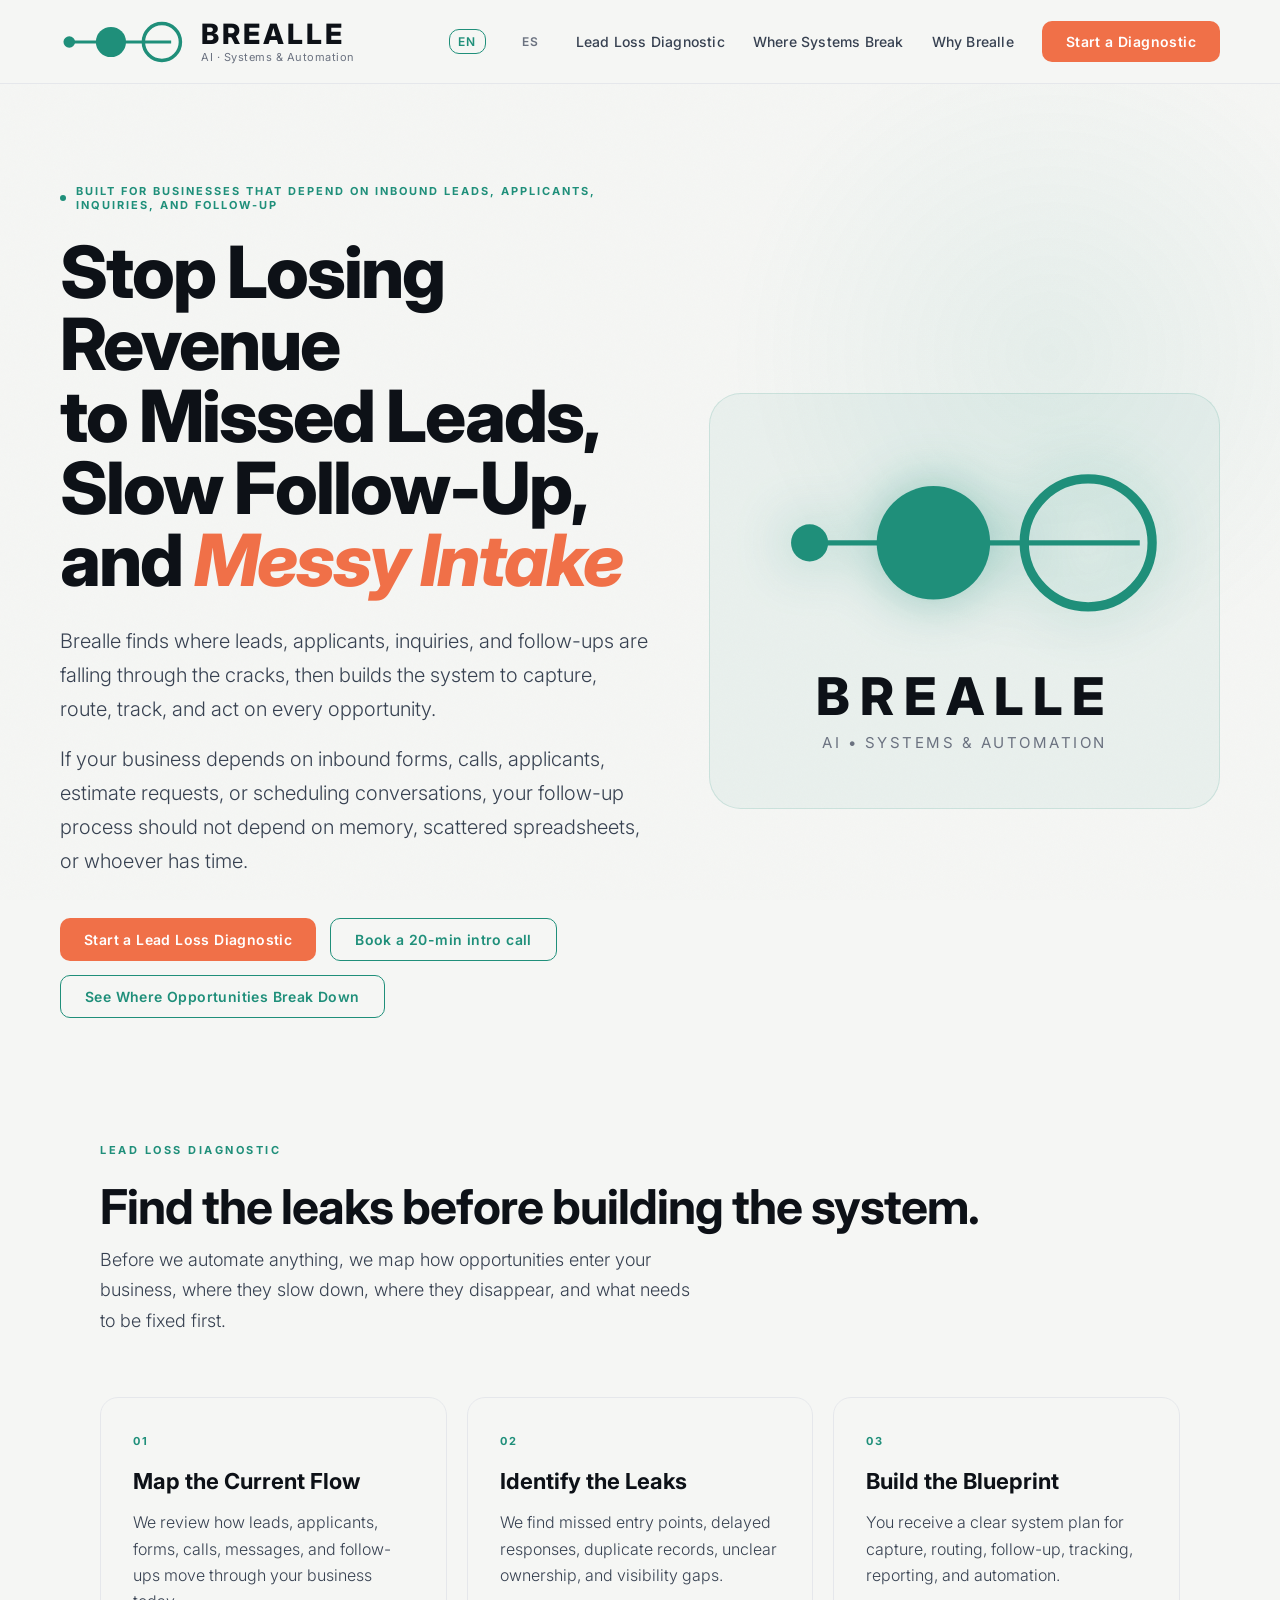
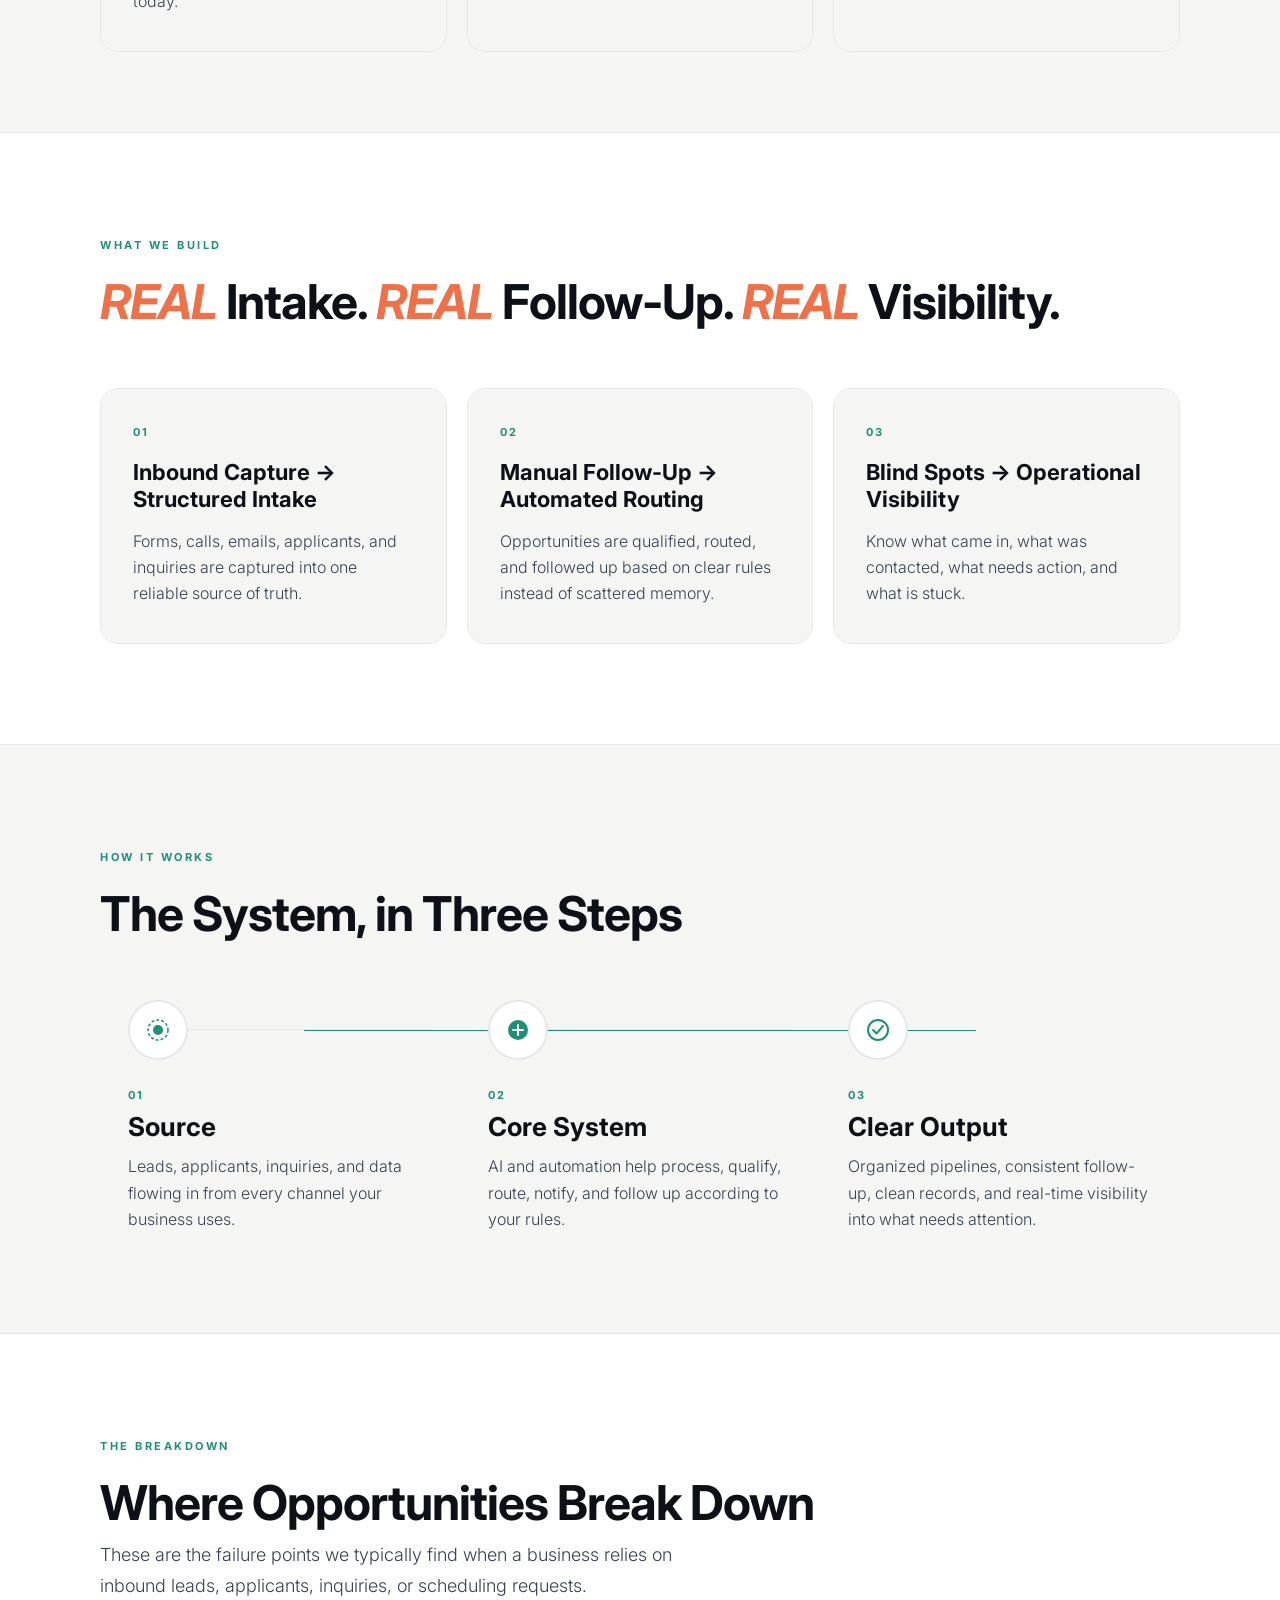
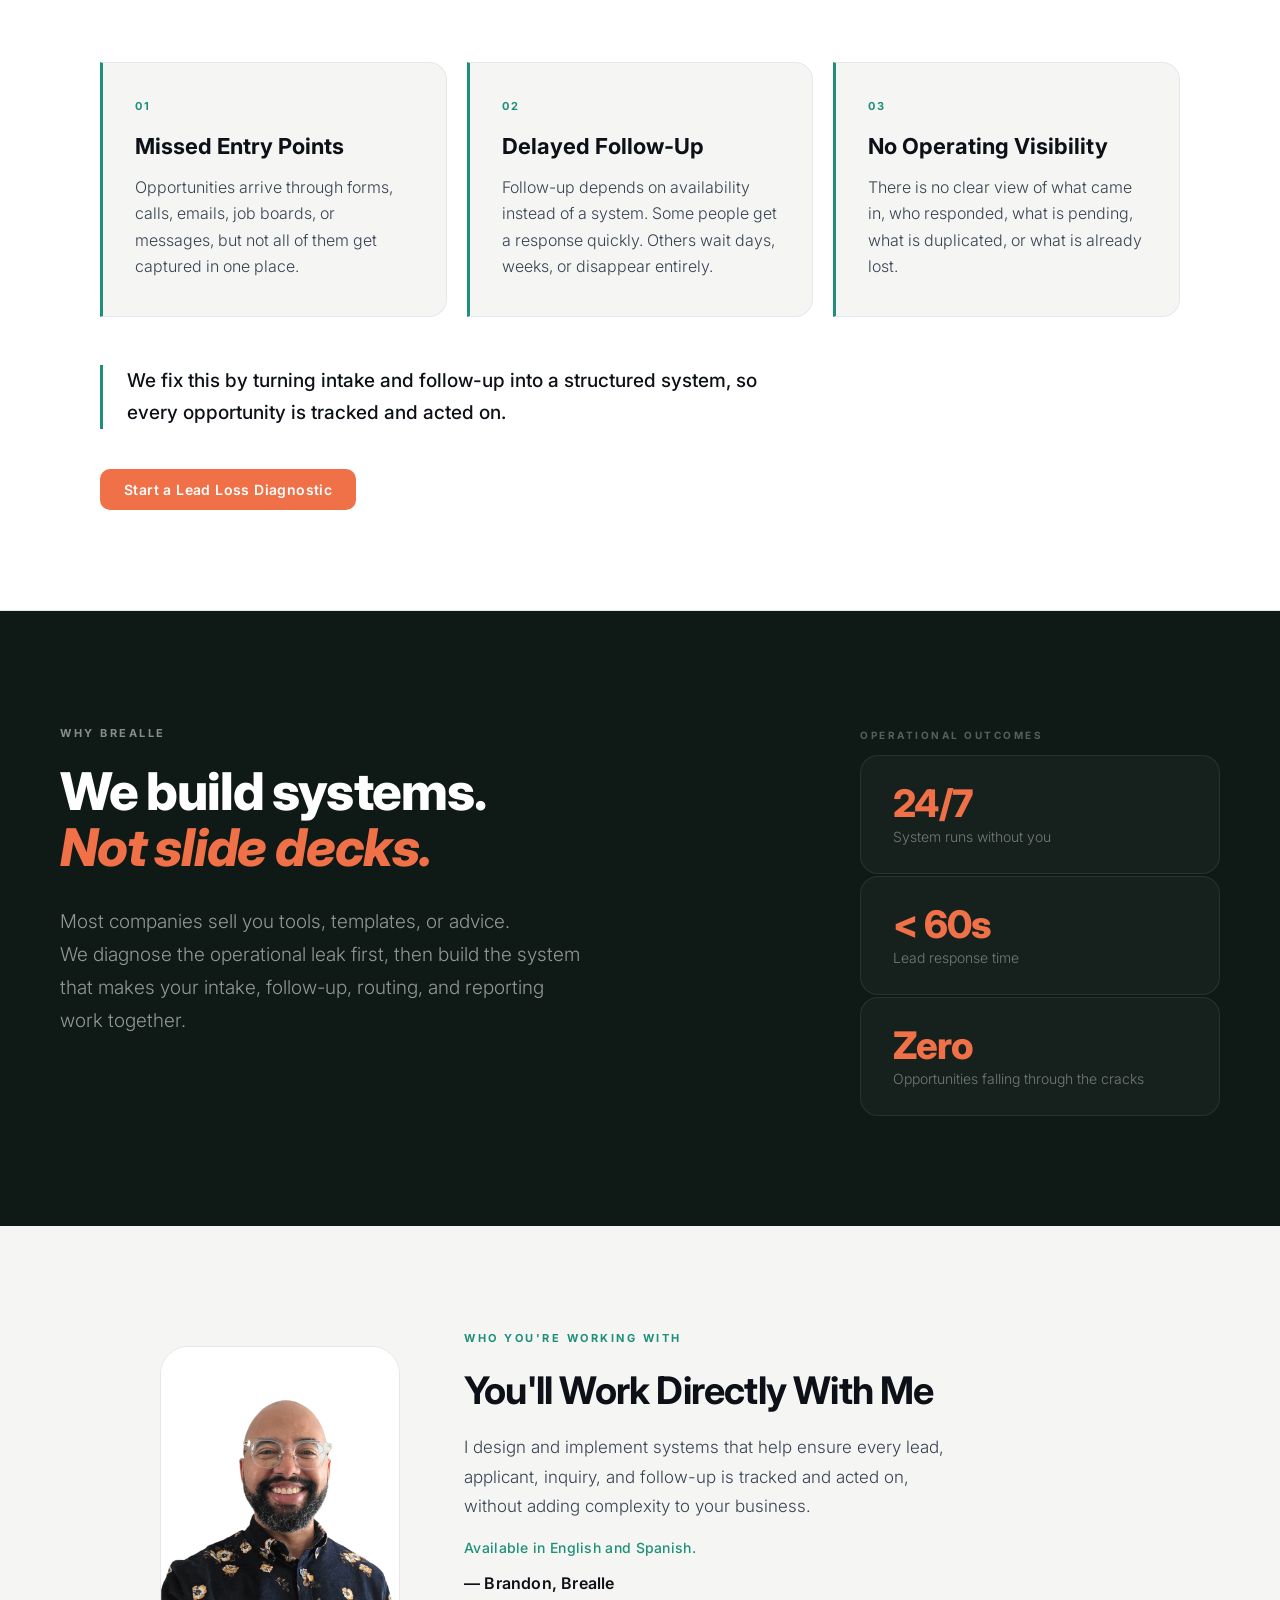
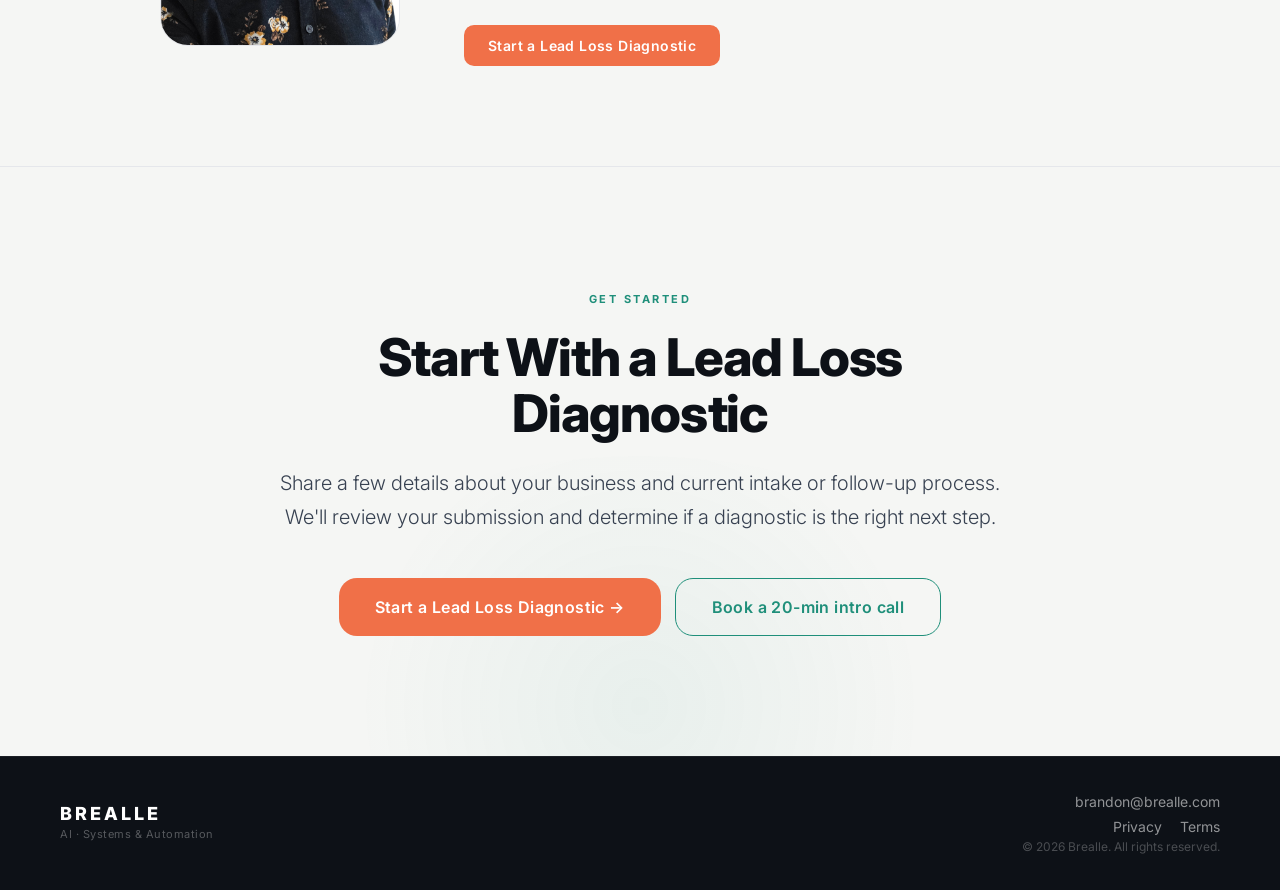
<file: index.html>
<!DOCTYPE html>
<html lang="en">
<head>
  <meta charset="UTF-8" />
  <meta name="viewport" content="width=device-width, initial-scale=1.0" />
  <title>Brealle | Lead Loss Diagnostic & Intake Automation</title>
  <meta name="description" content="Brealle's Lead Loss Diagnostic finds where your leads break down — then builds the capture, intake, routing, and follow-up automation to fix it." />
  <link rel="canonical" href="https://brealle.com/" />
  <link rel="alternate" hreflang="en" href="https://brealle.com/" />
  <link rel="alternate" hreflang="es" href="https://brealle.com/index-es.html" />
  <link rel="alternate" hreflang="x-default" href="https://brealle.com/" />
  <meta property="og:type" content="website" />
  <meta property="og:site_name" content="Brealle" />
  <meta property="og:locale" content="en_US" />
  <meta property="og:locale:alternate" content="es_ES" />
  <meta property="og:title" content="Brealle | Lead Loss Diagnostic & Intake Automation" />
  <meta property="og:description" content="Brealle's Lead Loss Diagnostic finds where your leads break down — then builds the capture, intake, routing, and follow-up automation to fix it." />
  <meta property="og:url" content="https://brealle.com/" />
  <meta property="og:image" content="https://brealle.com/assets/images/og-card.png" />
  <meta property="og:image:width" content="1200" />
  <meta property="og:image:height" content="630" />
  <meta property="og:image:alt" content="Brealle — Find the leaks. Build the system. Lead capture, intake, routing, and follow-up automation." />
  <meta name="twitter:card" content="summary_large_image" />
  <meta name="twitter:title" content="Brealle | Lead Loss Diagnostic & Intake Automation" />
  <meta name="twitter:description" content="Brealle's Lead Loss Diagnostic finds where your leads break down — then builds the capture, intake, routing, and follow-up automation to fix it." />
  <meta name="twitter:image" content="https://brealle.com/assets/images/og-card.png" />
  <script type="application/ld+json">
  {
    "@context": "https://schema.org",
    "@type": "Organization",
    "name": "Brealle",
    "url": "https://brealle.com",
    "logo": "https://brealle.com/assets/icons/brealle_icon_v8.png",
    "email": "brandon@brealle.com",
    "description": "AI systems and automation for lead capture, intake, routing, and follow-up."
  }
  </script>
  <link rel="icon" type="image/png" href="assets/icons/brealle_icon_v8.png" />
  <link rel="preconnect" href="https://fonts.googleapis.com" />
  <link rel="preconnect" href="https://fonts.gstatic.com" crossorigin />
  <link href="https://fonts.googleapis.com/css2?family=Inter:wght@300;400;500;600;700;800&display=swap" rel="stylesheet" />
  <link rel="stylesheet" href="styles.css" />
</head>
<body>

  <!-- NAV -->
  <header class="nav">
    <div class="nav-left">
      <svg class="nav-logo" viewBox="0 0 110 38" fill="none" xmlns="http://www.w3.org/2000/svg">
        <line x1="8" y1="19" x2="96" y2="19" stroke="#1f8f7a" stroke-width="2.5"/>
        <circle cx="8" cy="19" r="5" fill="#1f8f7a"/>
        <circle cx="44" cy="19" r="13" fill="#1f8f7a"/>
        <circle cx="88" cy="19" r="16" stroke="#1f8f7a" stroke-width="3" fill="none"/>
      </svg>
      <div class="brand-lockup">
        <div class="brand-name">BREALLE</div>
        <div class="tagline">AI · Systems &amp; Automation</div>
      </div>
    </div>
    <nav class="nav-right">
      <a href="index.html" class="lang-toggle active">EN</a>
      <a href="index-es.html" class="lang-toggle">ES</a>
      <a href="#diagnostic" class="nav-link">Lead Loss Diagnostic</a>
      <a href="#system-works" class="nav-link">Where Systems Break</a>
      <a href="#why-brealle" class="nav-link">Why Brealle</a>
      <a href="https://forms.gle/RUKS8augFoYhvUHS7" class="btn primary">Start a Diagnostic</a>
    </nav>
  </header>

  <main>

    <!-- HERO -->
    <section class="hero">
      <div class="hero-inner">
        <div class="hero-left">
          <div class="hero-eyebrow">
            <span class="eyebrow-dot"></span>
            Built for businesses that depend on inbound leads, applicants, inquiries, and follow-up
          </div>
          <h1>Stop Losing Revenue<br />to Missed Leads,<br />Slow Follow-Up, and <em>Messy Intake</em></h1>
          <p class="hero-body">
            Brealle finds where leads, applicants, inquiries, and follow-ups are falling through the cracks, then builds the system to capture, route, track, and act on every opportunity.
          </p>
          <p class="hero-body" style="margin-top: 16px;">
            If your business depends on inbound forms, calls, applicants, estimate requests, or scheduling conversations, your follow-up process should not depend on memory, scattered spreadsheets, or whoever has time.
          </p>
          <div class="cta-group">
            <a href="https://forms.gle/RUKS8augFoYhvUHS7" class="btn primary">Start a Lead Loss Diagnostic</a>
            <a href="https://calendly.com/brandon-brealle/brealle-intro" class="btn secondary">Book a 20-min intro call</a>
            <a href="#system-works" class="btn secondary">See Where Opportunities Break Down</a>
          </div>
        </div>
        <div class="hero-right">
          <div class="hero-brand">
            <svg class="hero-svg-mark" viewBox="0 0 400 180" fill="none" xmlns="http://www.w3.org/2000/svg">
              <line x1="50" y1="90" x2="370" y2="90" stroke="#1f8f7a" stroke-width="5"/>
              <circle cx="50" cy="90" r="18" fill="#1f8f7a"/>
              <circle cx="170" cy="90" r="55" fill="#1f8f7a"/>
              <circle cx="320" cy="90" r="62" stroke="#1f8f7a" stroke-width="9" fill="none"/>
            </svg>
            <div class="hero-brand-text">
              <div class="hero-brand-name">BREALLE</div>
              <div class="hero-tagline">AI • Systems &amp; Automation</div>
            </div>
          </div>
        </div>
      </div>
    </section>

    <!-- LEAD LOSS DIAGNOSTIC -->
    <section class="diagnostic" id="diagnostic">
      <div class="section-inner">
        <div class="section-header">
          <span class="section-label">Lead Loss Diagnostic</span>
          <h2>Find the leaks before building the system.</h2>
          <p class="section-intro">
            Before we automate anything, we map how opportunities enter your business, where they slow down, where they disappear, and what needs to be fixed first.
          </p>
        </div>
        <div class="grid">
          <div class="card">
            <div class="card-number">01</div>
            <h3>Map the Current Flow</h3>
            <p>We review how leads, applicants, forms, calls, messages, and follow-ups move through your business today.</p>
          </div>
          <div class="card">
            <div class="card-number">02</div>
            <h3>Identify the Leaks</h3>
            <p>We find missed entry points, delayed responses, duplicate records, unclear ownership, and visibility gaps.</p>
        </div>
          <div class="card">
            <div class="card-number">03</div>
            <h3>Build the Blueprint</h3>
            <p>You receive a clear system plan for capture, routing, follow-up, tracking, reporting, and automation.</p>
          </div>
        </div>
      </div>
    </section>
    <!-- WHAT WE BUILD -->
    <section class="build" id="what-we-build">
      <div class="section-inner">
        <div class="section-header">
          <span class="section-label">What We Build</span>
          <h2><span class="real">REAL</span> Intake. <span class="real">REAL</span> Follow-Up. <span class="real">REAL</span> Visibility.</h2>
        </div>
        <div class="grid">
          <div class="card">
            <div class="card-number">01</div>
            <h3>Inbound Capture → Structured Intake</h3>
            <p>Forms, calls, emails, applicants, and inquiries are captured into one reliable source of truth.</p>
          </div>
          <div class="card">
            <div class="card-number">02</div>
            <h3>Manual Follow-Up → Automated Routing</h3>
            <p>Opportunities are qualified, routed, and followed up based on clear rules instead of scattered memory.</p>
          </div>
          <div class="card">
            <div class="card-number">03</div>
            <h3>Blind Spots → Operational Visibility</h3>
            <p>Know what came in, what was contacted, what needs action, and what is stuck.</p>
          </div>
        </div>
      </div>
    </section>

    <!-- HOW IT WORKS -->
    <section class="how" id="how-it-works">
      <div class="section-inner">
        <div class="section-header">
          <span class="section-label">How It Works</span>
          <h2>The System, in Three Steps</h2>
        </div>
        <div class="flow">
          <div class="flow-step">
            <div class="flow-step-head">
              <div class="flow-icon source-icon">
                <svg width="28" height="28" viewBox="0 0 28 28" fill="none"><circle cx="14" cy="14" r="5" fill="currentColor"/><circle cx="14" cy="14" r="10" stroke="currentColor" stroke-width="1.5" stroke-dasharray="3 2"/></svg>
              </div>
              <div class="flow-connector"></div>
            </div>
            <div class="flow-step-num">01</div>
            <h3>Source</h3>
            <p>Leads, applicants, inquiries, and data flowing in from every channel your business uses.</p>
          </div>
          <div class="flow-step flow-step--mid">
            <div class="flow-step-head">
              <div class="flow-icon core-icon">
                <svg width="28" height="28" viewBox="0 0 28 28" fill="none"><circle cx="14" cy="14" r="10" fill="currentColor"/><path d="M9 14h10M14 9v10" stroke="white" stroke-width="2" stroke-linecap="round"/></svg>
              </div>
              <div class="flow-connector"></div>
            </div>
            <div class="flow-step-num">02</div>
            <h3>Core System</h3>
            <p>AI and automation help process, qualify, route, notify, and follow up according to your rules.</p>
          </div>
          <div class="flow-step flow-step--last">
            <div class="flow-step-head">
              <div class="flow-icon output-icon">
                <svg width="28" height="28" viewBox="0 0 28 28" fill="none"><circle cx="14" cy="14" r="10" stroke="currentColor" stroke-width="2"/><path d="M9 14l3.5 3.5L19 10" stroke="currentColor" stroke-width="2" stroke-linecap="round" stroke-linejoin="round"/></svg>
              </div>
            </div>
            <div class="flow-step-num">03</div>
            <h3>Clear Output</h3>
            <p>Organized pipelines, consistent follow-up, clean records, and real-time visibility into what needs attention.</p>
          </div>
        </div>
      </div>
    </section>

    <!-- WHERE SYSTEMS BREAK -->
    <section class="system-works" id="system-works">
      <div class="section-inner">
        <div class="section-header">
          <span class="section-label">The Breakdown</span>
          <h2>Where Opportunities Break Down</h2>
          <p class="section-intro">
            These are the failure points we typically find when a business relies on inbound leads, applicants, inquiries, or scheduling requests.
          </p>
        </div>
        <div class="grid">
          <div class="card card--problem">
            <div class="card-number">01</div>
            <h3>Missed Entry Points</h3>
            <p>Opportunities arrive through forms, calls, emails, job boards, or messages, but not all of them get captured in one place.</p>
          </div>
          <div class="card card--problem">
            <div class="card-number">02</div>
            <h3>Delayed Follow-Up</h3>
            <p>Follow-up depends on availability instead of a system. Some people get a response quickly. Others wait days, weeks, or disappear entirely.</p>
          </div>
          <div class="card card--problem">
            <div class="card-number">03</div>
            <h3>No Operating Visibility</h3>
            <p>There is no clear view of what came in, who responded, what is pending, what is duplicated, or what is already lost.</p>
          </div>
        </div>
        <p class="system-works-closing">
          We fix this by turning intake and follow-up into a structured system, so every opportunity is tracked and acted on.
        </p>
        <div class="cta-group" style="margin-top: 40px;">
          <a href="https://forms.gle/RUKS8augFoYhvUHS7" class="btn primary">Start a Lead Loss Diagnostic</a>
        </div>
      </div>
    </section>

    <!-- WHY BREALLE -->
    <section class="why" id="why-brealle">
      <div class="why-inner">
        <div class="why-text">
          <span class="section-label light">Why Brealle</span>
          <h2>We build systems.<br /><em>Not slide decks.</em></h2>
          <p>
            Most companies sell you tools, templates, or advice.<br />
            We diagnose the operational leak first, then build the system that makes your intake, follow-up, routing, and reporting work together.
          </p>
        </div>
        <div class="why-stat-block">
          <div class="stat-block-label">Operational Outcomes</div>
          <div class="stat">
            <div class="stat-value">24/7</div>
            <div class="stat-label">System runs without you</div>
          </div>
          <div class="stat">
            <div class="stat-value">&lt; 60s</div>
            <div class="stat-label">Lead response time</div>
          </div>
          <div class="stat">
            <div class="stat-value">Zero</div>
            <div class="stat-label">Opportunities falling through the cracks</div>
          </div>
        </div>
      </div>
    </section>

    <!-- YOU'LL WORK DIRECTLY WITH ME -->
    <section class="founder" id="founder">
      <div class="section-inner">
        <div class="founder-inner">
          <div class="founder-photo-wrap">
            <img src="assets/images/brandon_profile.jpg" alt="Brandon, founder of Brealle AI Systems & Automation" class="founder-photo" />
          </div>
          <div class="founder-text">
            <span class="section-label">Who You're Working With</span>
            <h2>You'll Work Directly With Me</h2>
            <p>I design and implement systems that help ensure every lead, applicant, inquiry, and follow-up is tracked and acted on, without adding complexity to your business.</p>
            <p class="founder-lang">Available in English and Spanish.</p>
            <p class="founder-sig">— Brandon, Brealle</p>
            <a href="https://forms.gle/RUKS8augFoYhvUHS7" class="btn primary">Start a Lead Loss Diagnostic</a>
          </div>
        </div>
      </div>
    </section>

    <!-- DIAGNOSTIC CTA -->
    <section class="audit" id="audit">
      <div class="audit-inner">
        <div class="audit-label">
          <span class="section-label">Get Started</span>
        </div>
        <h2>Start With a Lead Loss Diagnostic</h2>
        <p>
          Share a few details about your business and current intake or follow-up process.
          We'll review your submission and determine if a diagnostic is the right next step.
        </p>
        <div class="cta-group" style="justify-content: center;">
          <a href="https://forms.gle/RUKS8augFoYhvUHS7" class="btn primary large">
            Start a Lead Loss Diagnostic →
          </a>
          <a href="https://calendly.com/brandon-brealle/brealle-intro" class="btn secondary large">
            Book a 20-min intro call
          </a>
        </div>
      </div>
    </section>

  </main>

  <footer class="footer">
    <div class="footer-inner">
      <div class="footer-left">
        <div class="footer-brand">BREALLE</div>
        <div class="footer-sub">AI · Systems &amp; Automation</div>
      </div>
      <div class="footer-right">
        <a href="mailto:brandon@brealle.com" class="footer-link">brandon@brealle.com</a>
        <div class="footer-links">
          <a href="privacy.html" class="footer-link">Privacy</a>
          <a href="terms.html" class="footer-link">Terms</a>
        </div>
        <span class="footer-copy">© 2026 Brealle. All rights reserved.</span>
      </div>
    </div>
  </footer>

</body>
</html>
</file>
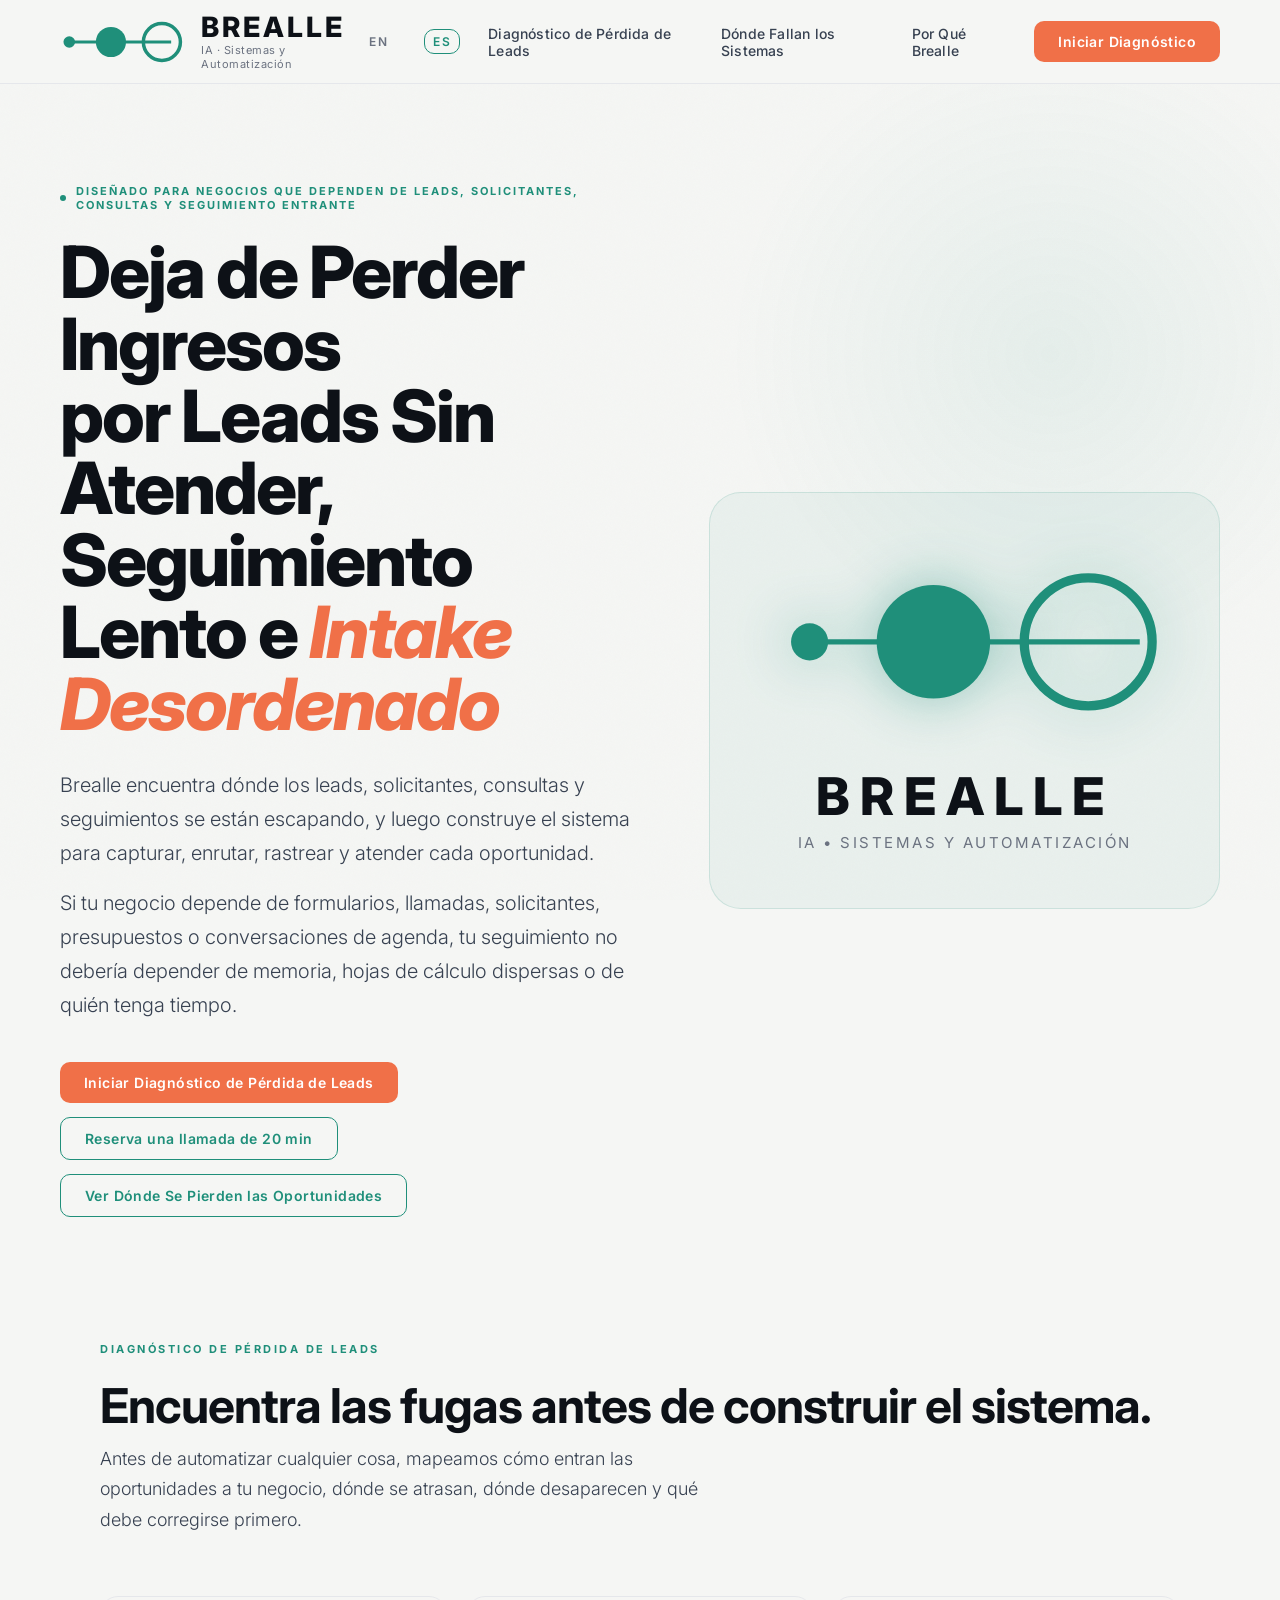
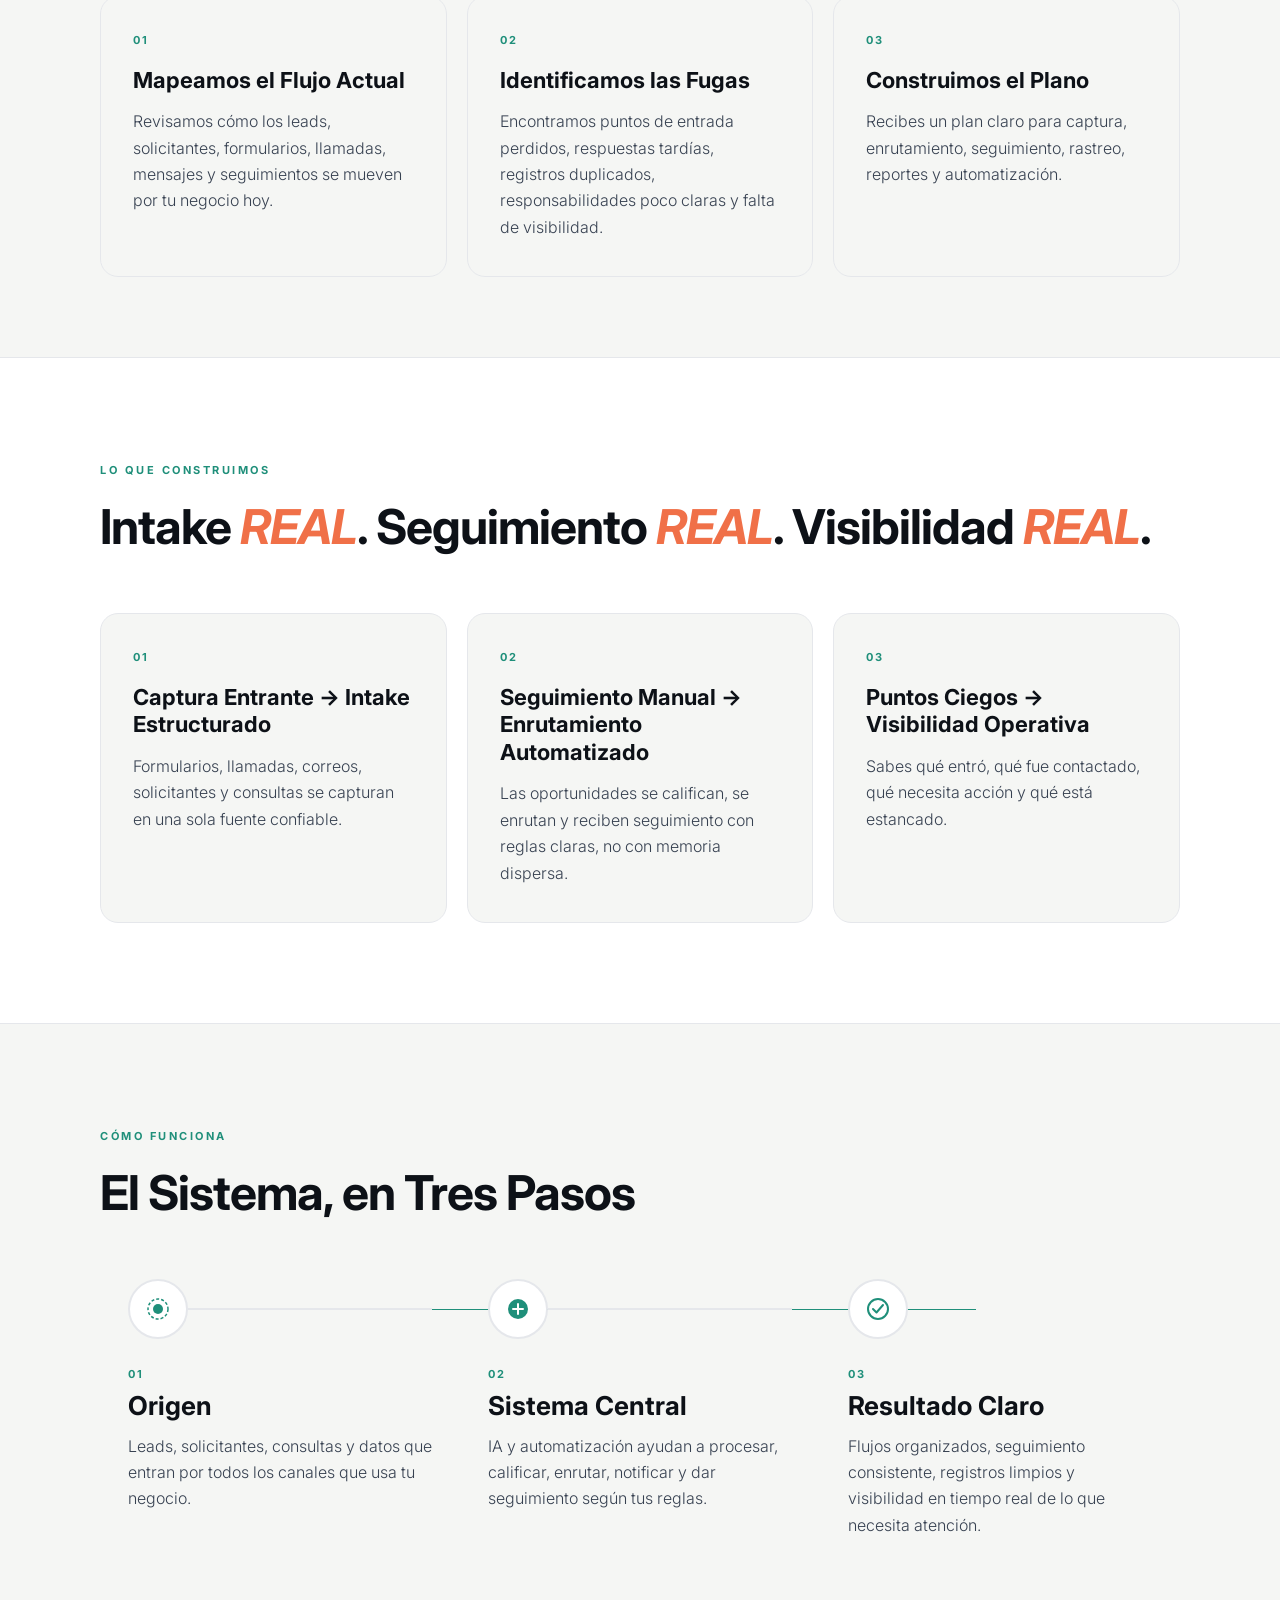
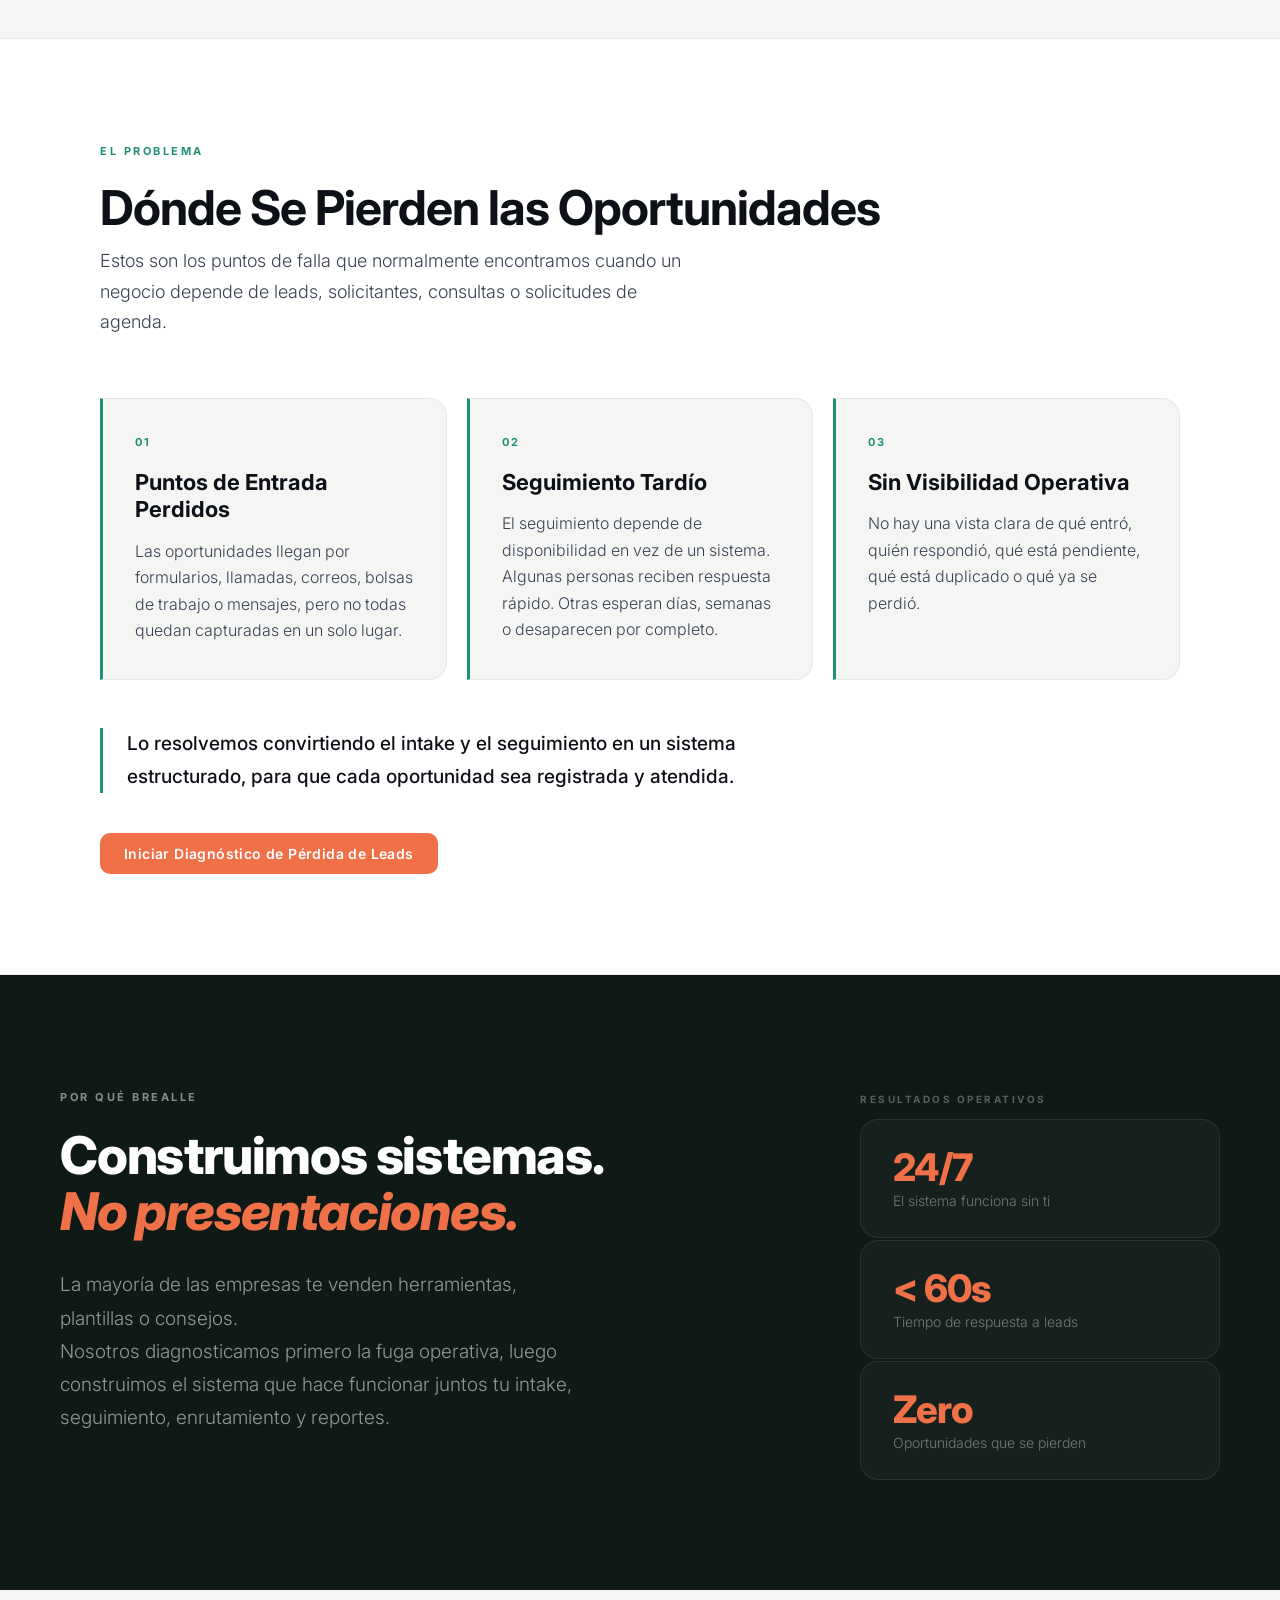
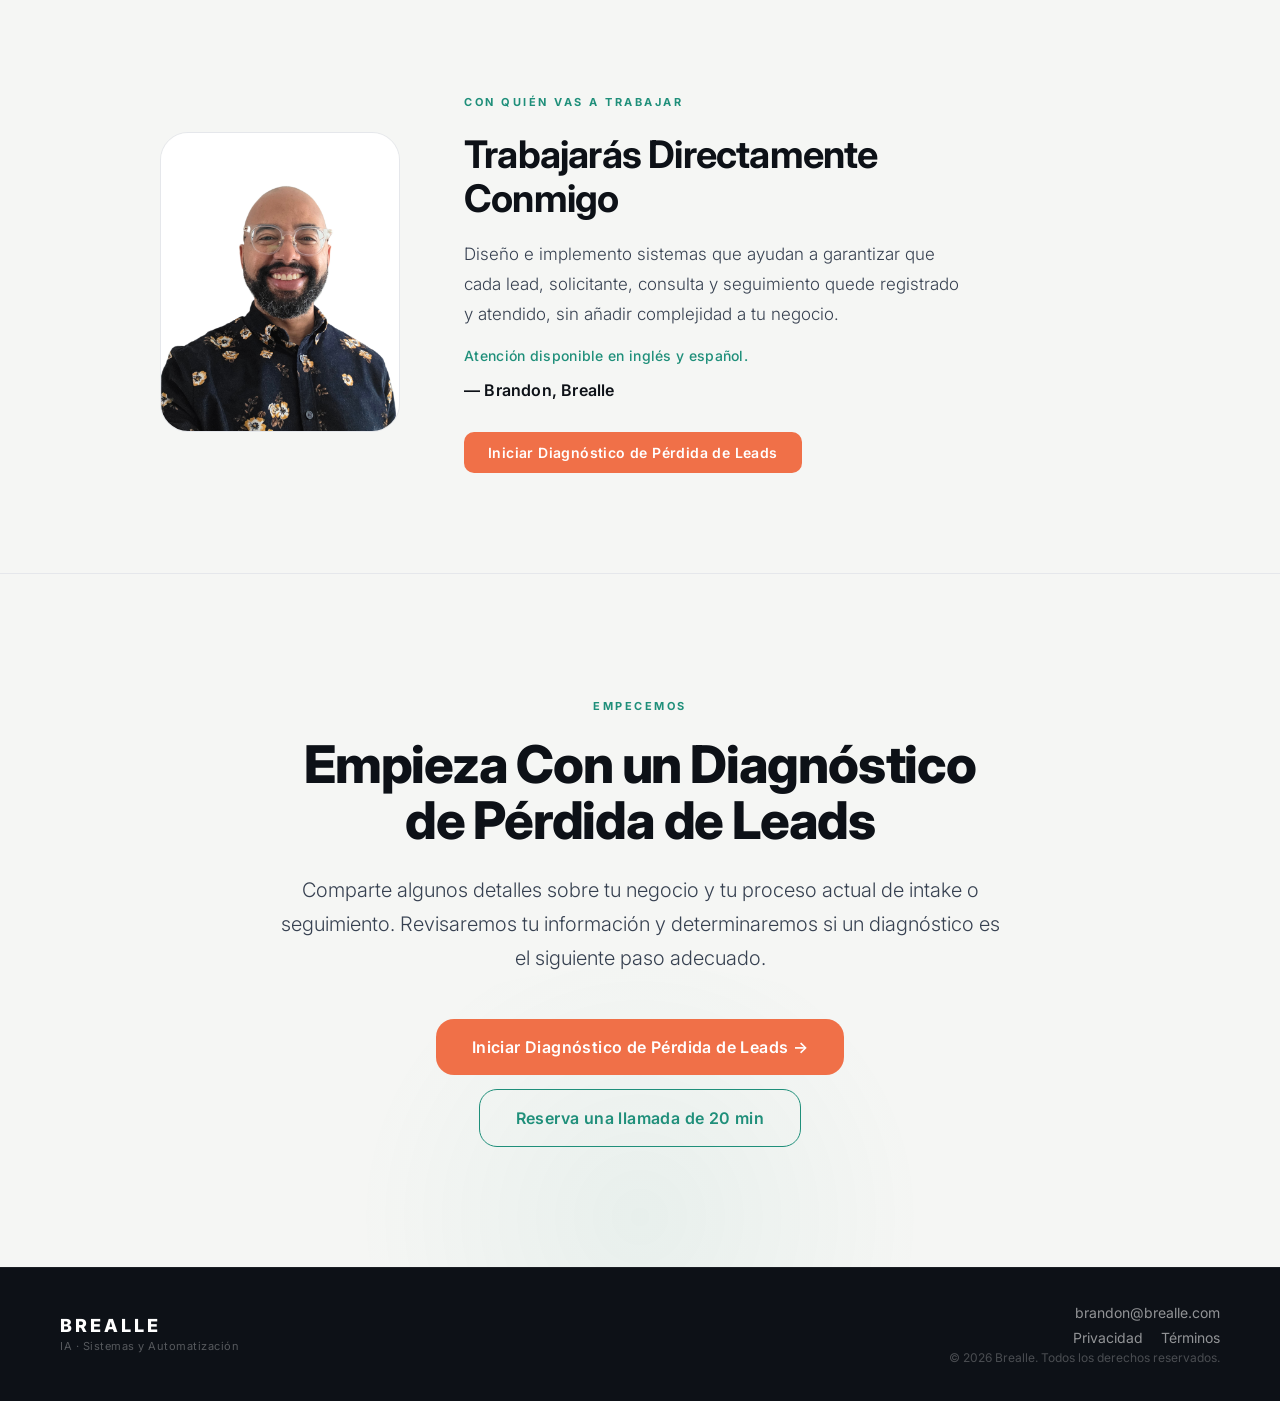
<file: index-es.html>
<!DOCTYPE html>
<html lang="es">
<head>
  <meta charset="UTF-8" />
  <meta name="viewport" content="width=device-width, initial-scale=1.0" />
  <title>Brealle | Diagnóstico de Leads y Automatización</title>
  <meta name="description" content="El Diagnóstico de Pérdida de Leads de Brealle identifica dónde se pierden tus oportunidades — y construye los sistemas de captura, admisión, enrutamiento y seguimiento." />
  <link rel="canonical" href="https://brealle.com/index-es.html" />
  <link rel="alternate" hreflang="en" href="https://brealle.com/" />
  <link rel="alternate" hreflang="es" href="https://brealle.com/index-es.html" />
  <link rel="alternate" hreflang="x-default" href="https://brealle.com/" />
  <meta property="og:type" content="website" />
  <meta property="og:site_name" content="Brealle" />
  <meta property="og:locale" content="es_ES" />
  <meta property="og:locale:alternate" content="en_US" />
  <meta property="og:title" content="Brealle | Diagnóstico de Leads y Automatización" />
  <meta property="og:description" content="El Diagnóstico de Pérdida de Leads de Brealle identifica dónde se pierden tus oportunidades — y construye los sistemas de captura, admisión, enrutamiento y seguimiento." />
  <meta property="og:url" content="https://brealle.com/index-es.html" />
  <meta property="og:image" content="https://brealle.com/assets/images/og-card-es.png" />
  <meta property="og:image:width" content="1200" />
  <meta property="og:image:height" content="630" />
  <meta property="og:image:alt" content="Brealle — Encuentra las fugas. Construye el sistema. Captura, admisión, enrutamiento y seguimiento de leads automatizados." />
  <meta name="twitter:card" content="summary_large_image" />
  <meta name="twitter:title" content="Brealle | Diagnóstico de Leads y Automatización" />
  <meta name="twitter:description" content="El Diagnóstico de Pérdida de Leads de Brealle identifica dónde se pierden tus oportunidades — y construye los sistemas de captura, admisión, enrutamiento y seguimiento." />
  <meta name="twitter:image" content="https://brealle.com/assets/images/og-card-es.png" />
  <link rel="icon" type="image/png" href="assets/icons/brealle_icon_v8.png" />
  <link rel="preconnect" href="https://fonts.googleapis.com" />
  <link rel="preconnect" href="https://fonts.gstatic.com" crossorigin />
  <link href="https://fonts.googleapis.com/css2?family=Inter:wght@300;400;500;600;700;800&display=swap" rel="stylesheet" />
  <link rel="stylesheet" href="styles.css" />
</head>
<body>

  <!-- NAV -->
  <header class="nav">
    <div class="nav-left">
      <svg class="nav-logo" viewBox="0 0 110 38" fill="none" xmlns="http://www.w3.org/2000/svg">
        <line x1="8" y1="19" x2="96" y2="19" stroke="#1f8f7a" stroke-width="2.5"/>
        <circle cx="8" cy="19" r="5" fill="#1f8f7a"/>
        <circle cx="44" cy="19" r="13" fill="#1f8f7a"/>
        <circle cx="88" cy="19" r="16" stroke="#1f8f7a" stroke-width="3" fill="none"/>
      </svg>
      <div class="brand-lockup">
        <div class="brand-name">BREALLE</div>
        <div class="tagline">IA · Sistemas y Automatización</div>
      </div>
    </div>
    <nav class="nav-right">
      <a href="index.html" class="lang-toggle">EN</a>
      <a href="index-es.html" class="lang-toggle active">ES</a>
      <a href="#diagnostic" class="nav-link">Diagnóstico de Pérdida de Leads</a>
      <a href="#system-works" class="nav-link">Dónde Fallan los Sistemas</a>
      <a href="#why-brealle" class="nav-link">Por Qué Brealle</a>
      <a href="https://forms.gle/RUKS8augFoYhvUHS7" class="btn primary">Iniciar Diagnóstico</a>
    </nav>
  </header>

  <main>

    <!-- HERO -->
    <section class="hero">
      <div class="hero-inner">
        <div class="hero-left">
          <div class="hero-eyebrow">
            <span class="eyebrow-dot"></span>
            Diseñado para negocios que dependen de leads, solicitantes, consultas y seguimiento entrante
          </div>
          <h1>Deja de Perder Ingresos<br />por Leads Sin Atender,<br />Seguimiento Lento e <em>Intake Desordenado</em></h1>
          <p class="hero-body">
            Brealle encuentra dónde los leads, solicitantes, consultas y seguimientos se están escapando, y luego construye el sistema para capturar, enrutar, rastrear y atender cada oportunidad.
          </p>
          <p class="hero-body" style="margin-top: 16px;">
            Si tu negocio depende de formularios, llamadas, solicitantes, presupuestos o conversaciones de agenda, tu seguimiento no debería depender de memoria, hojas de cálculo dispersas o de quién tenga tiempo.
          </p>
          <div class="cta-group">
            <a href="https://forms.gle/RUKS8augFoYhvUHS7" class="btn primary">Iniciar Diagnóstico de Pérdida de Leads</a>
            <a href="https://calendly.com/brandon-brealle/brealle-intro" class="btn secondary">Reserva una llamada de 20 min</a>
            <a href="#system-works" class="btn secondary">Ver Dónde Se Pierden las Oportunidades</a>
          </div>
        </div>
        <div class="hero-right">
          <div class="hero-brand">
            <svg class="hero-svg-mark" viewBox="0 0 400 180" fill="none" xmlns="http://www.w3.org/2000/svg">
              <line x1="50" y1="90" x2="370" y2="90" stroke="#1f8f7a" stroke-width="5"/>
              <circle cx="50" cy="90" r="18" fill="#1f8f7a"/>
              <circle cx="170" cy="90" r="55" fill="#1f8f7a"/>
              <circle cx="320" cy="90" r="62" stroke="#1f8f7a" stroke-width="9" fill="none"/>
            </svg>
            <div class="hero-brand-text">
              <div class="hero-brand-name">BREALLE</div>
              <div class="hero-tagline">IA • Sistemas y Automatización</div>
            </div>
          </div>
        </div>
      </div>
    </section>

<!-- LEAD LOSS DIAGNOSTIC -->
    <section class="diagnostic" id="diagnostic">
      <div class="section-inner">
        <div class="section-header">
          <span class="section-label">Diagnóstico de Pérdida de Leads</span>
          <h2>Encuentra las fugas antes de construir el sistema.</h2>
          <p class="section-intro">
            Antes de automatizar cualquier cosa, mapeamos cómo entran las oportunidades a tu negocio, dónde se atrasan, dónde desaparecen y qué debe corregirse primero.
          </p>
        </div>
        <div class="grid">
          <div class="card">
            <div class="card-number">01</div>
            <h3>Mapeamos el Flujo Actual</h3>
            <p>Revisamos cómo los leads, solicitantes, formularios, llamadas, mensajes y seguimientos se mueven por tu negocio hoy.</p>
          </div>
          <div class="card">
            <div class="card-number">02</div>
            <h3>Identificamos las Fugas</h3>
            <p>Encontramos puntos de entrada perdidos, respuestas tardías, registros duplicados, responsabilidades poco claras y falta de visibilidad.</p>
          </div>
          <div class="card">
            <div class="card-number">03</div>
            <h3>Construimos el Plano</h3>
            <p>Recibes un plan claro para captura, enrutamiento, seguimiento, rastreo, reportes y automatización.</p>
          </div>
        </div>
      </div>
    </section>
    
    <!-- WHAT WE BUILD -->
    <section class="build" id="what-we-build">
      <div class="section-inner">
        <div class="section-header">
          <span class="section-label">Lo Que Construimos</span>
          <h2>Intake <span class="real">REAL</span>. Seguimiento <span class="real">REAL</span>. Visibilidad <span class="real">REAL</span>.</h2>
        </div>
        <div class="grid">
          <div class="card">
            <div class="card-number">01</div>
            <h3>Captura Entrante → Intake Estructurado</h3>
            <p>Formularios, llamadas, correos, solicitantes y consultas se capturan en una sola fuente confiable.</p>
          </div>
          <div class="card">
            <div class="card-number">02</div>
            <h3>Seguimiento Manual → Enrutamiento Automatizado</h3>
            <p>Las oportunidades se califican, se enrutan y reciben seguimiento con reglas claras, no con memoria dispersa.</p>
          </div>
          <div class="card">
            <div class="card-number">03</div>
            <h3>Puntos Ciegos → Visibilidad Operativa</h3>
            <p>Sabes qué entró, qué fue contactado, qué necesita acción y qué está estancado.</p>
          </div>
        </div>
      </div>
    </section>

    <!-- HOW IT WORKS -->
    <section class="how" id="how-it-works">
      <div class="section-inner">
        <div class="section-header">
          <span class="section-label">Cómo Funciona</span>
          <h2>El Sistema, en Tres Pasos</h2>
        </div>
        <div class="flow">
          <div class="flow-step">
            <div class="flow-step-head">
              <div class="flow-icon source-icon">
                <svg width="28" height="28" viewBox="0 0 28 28" fill="none"><circle cx="14" cy="14" r="5" fill="currentColor"/><circle cx="14" cy="14" r="10" stroke="currentColor" stroke-width="1.5" stroke-dasharray="3 2"/></svg>
              </div>
              <div class="flow-connector"></div>
            </div>
            <div class="flow-step-num">01</div>
            <h3>Origen</h3>
            <p>Leads, solicitantes, consultas y datos que entran por todos los canales que usa tu negocio.</p>
          </div>
          <div class="flow-step flow-step--mid">
            <div class="flow-step-head">
              <div class="flow-icon core-icon">
                <svg width="28" height="28" viewBox="0 0 28 28" fill="none"><circle cx="14" cy="14" r="10" fill="currentColor"/><path d="M9 14h10M14 9v10" stroke="white" stroke-width="2" stroke-linecap="round"/></svg>
              </div>
              <div class="flow-connector"></div>
            </div>
            <div class="flow-step-num">02</div>
            <h3>Sistema Central</h3>
            <p>IA y automatización ayudan a procesar, calificar, enrutar, notificar y dar seguimiento según tus reglas.</p>
          </div>
          <div class="flow-step flow-step--last">
            <div class="flow-step-head">
              <div class="flow-icon output-icon">
                <svg width="28" height="28" viewBox="0 0 28 28" fill="none"><circle cx="14" cy="14" r="10" stroke="currentColor" stroke-width="2"/><path d="M9 14l3.5 3.5L19 10" stroke="currentColor" stroke-width="2" stroke-linecap="round" stroke-linejoin="round"/></svg>
              </div>
            </div>
            <div class="flow-step-num">03</div>
            <h3>Resultado Claro</h3>
            <p>Flujos organizados, seguimiento consistente, registros limpios y visibilidad en tiempo real de lo que necesita atención.</p>
          </div>
        </div>
      </div>
    </section>

    <!-- WHERE SYSTEMS BREAK -->
    <section class="system-works" id="system-works">
      <div class="section-inner">
        <div class="section-header">
          <span class="section-label">El Problema</span>
          <h2>Dónde Se Pierden las Oportunidades</h2>
          <p class="section-intro">
            Estos son los puntos de falla que normalmente encontramos cuando un negocio depende de leads, solicitantes, consultas o solicitudes de agenda.
          </p>
        </div>
        <div class="grid">
          <div class="card card--problem">
            <div class="card-number">01</div>
            <h3>Puntos de Entrada Perdidos</h3>
            <p>Las oportunidades llegan por formularios, llamadas, correos, bolsas de trabajo o mensajes, pero no todas quedan capturadas en un solo lugar.</p>
          </div>
          <div class="card card--problem">
            <div class="card-number">02</div>
            <h3>Seguimiento Tardío</h3>
            <p>El seguimiento depende de disponibilidad en vez de un sistema. Algunas personas reciben respuesta rápido. Otras esperan días, semanas o desaparecen por completo.</p>
          </div>
          <div class="card card--problem">
            <div class="card-number">03</div>
            <h3>Sin Visibilidad Operativa</h3>
            <p>No hay una vista clara de qué entró, quién respondió, qué está pendiente, qué está duplicado o qué ya se perdió.</p>
          </div>
        </div>
        <p class="system-works-closing">
          Lo resolvemos convirtiendo el intake y el seguimiento en un sistema estructurado, para que cada oportunidad sea registrada y atendida.
        </p>
        <div class="cta-group" style="margin-top: 40px;">
          <a href="https://forms.gle/RUKS8augFoYhvUHS7" class="btn primary">Iniciar Diagnóstico de Pérdida de Leads</a>
        </div>
      </div>
    </section>

    <!-- WHY BREALLE -->
    <section class="why" id="why-brealle">
      <div class="why-inner">
        <div class="why-text">
          <span class="section-label light">Por Qué Brealle</span>
          <h2>Construimos sistemas.<br /><em>No presentaciones.</em></h2>
          <p>
            La mayoría de las empresas te venden herramientas, plantillas o consejos.<br />
            Nosotros diagnosticamos primero la fuga operativa, luego construimos el sistema que hace funcionar juntos tu intake, seguimiento, enrutamiento y reportes.
          </p>
        </div>
        <div class="why-stat-block">
          <div class="stat-block-label">Resultados Operativos</div>
          <div class="stat">
            <div class="stat-value">24/7</div>
            <div class="stat-label">El sistema funciona sin ti</div>
          </div>
          <div class="stat">
            <div class="stat-value">&lt; 60s</div>
            <div class="stat-label">Tiempo de respuesta a leads</div>
          </div>
          <div class="stat">
            <div class="stat-value">Zero</div>
            <div class="stat-label">Oportunidades que se pierden</div>
          </div>
        </div>
      </div>
    </section>

    <!-- YOU'LL WORK DIRECTLY WITH ME -->
    <section class="founder" id="founder">
      <div class="section-inner">
        <div class="founder-inner">
          <div class="founder-photo-wrap">
            <img src="assets/images/brandon_profile.jpg" alt="Brandon, fundador de Brealle — IA, Sistemas y Automatización" class="founder-photo" />
          </div>
          <div class="founder-text">
            <span class="section-label">Con Quién Vas a Trabajar</span>
            <h2>Trabajarás Directamente Conmigo</h2>
            <p>Diseño e implemento sistemas que ayudan a garantizar que cada lead, solicitante, consulta y seguimiento quede registrado y atendido, sin añadir complejidad a tu negocio.</p>
            <p class="founder-lang">Atención disponible en inglés y español.</p>
            <p class="founder-sig">— Brandon, Brealle</p>
            <a href="https://forms.gle/RUKS8augFoYhvUHS7" class="btn primary">Iniciar Diagnóstico de Pérdida de Leads</a>
          </div>
        </div>
      </div>
    </section>

    <!-- DIAGNOSTIC CTA -->
    <section class="audit" id="audit">
      <div class="audit-inner">
        <div class="audit-label">
          <span class="section-label">Empecemos</span>
        </div>
        <h2>Empieza Con un Diagnóstico de Pérdida de Leads</h2>
        <p>
          Comparte algunos detalles sobre tu negocio y tu proceso actual de intake o seguimiento.
          Revisaremos tu información y determinaremos si un diagnóstico es el siguiente paso adecuado.
        </p>
        <div class="cta-group" style="justify-content: center;">
          <a href="https://forms.gle/RUKS8augFoYhvUHS7" class="btn primary large">
            Iniciar Diagnóstico de Pérdida de Leads →
          </a>
          <a href="https://calendly.com/brandon-brealle/brealle-intro" class="btn secondary large">
            Reserva una llamada de 20 min
          </a>
        </div>
      </div>
    </section>

  </main>

  <footer class="footer">
    <div class="footer-inner">
      <div class="footer-left">
        <div class="footer-brand">BREALLE</div>
        <div class="footer-sub">IA · Sistemas y Automatización</div>
      </div>
      <div class="footer-right">
        <a href="mailto:brandon@brealle.com" class="footer-link">brandon@brealle.com</a>
        <div class="footer-links">
          <a href="privacy.html" class="footer-link">Privacidad</a>
          <a href="terms.html" class="footer-link">Términos</a>
        </div>
        <span class="footer-copy">© 2026 Brealle. Todos los derechos reservados.</span>
      </div>
    </div>
  </footer>

</body>
</html>
</file>
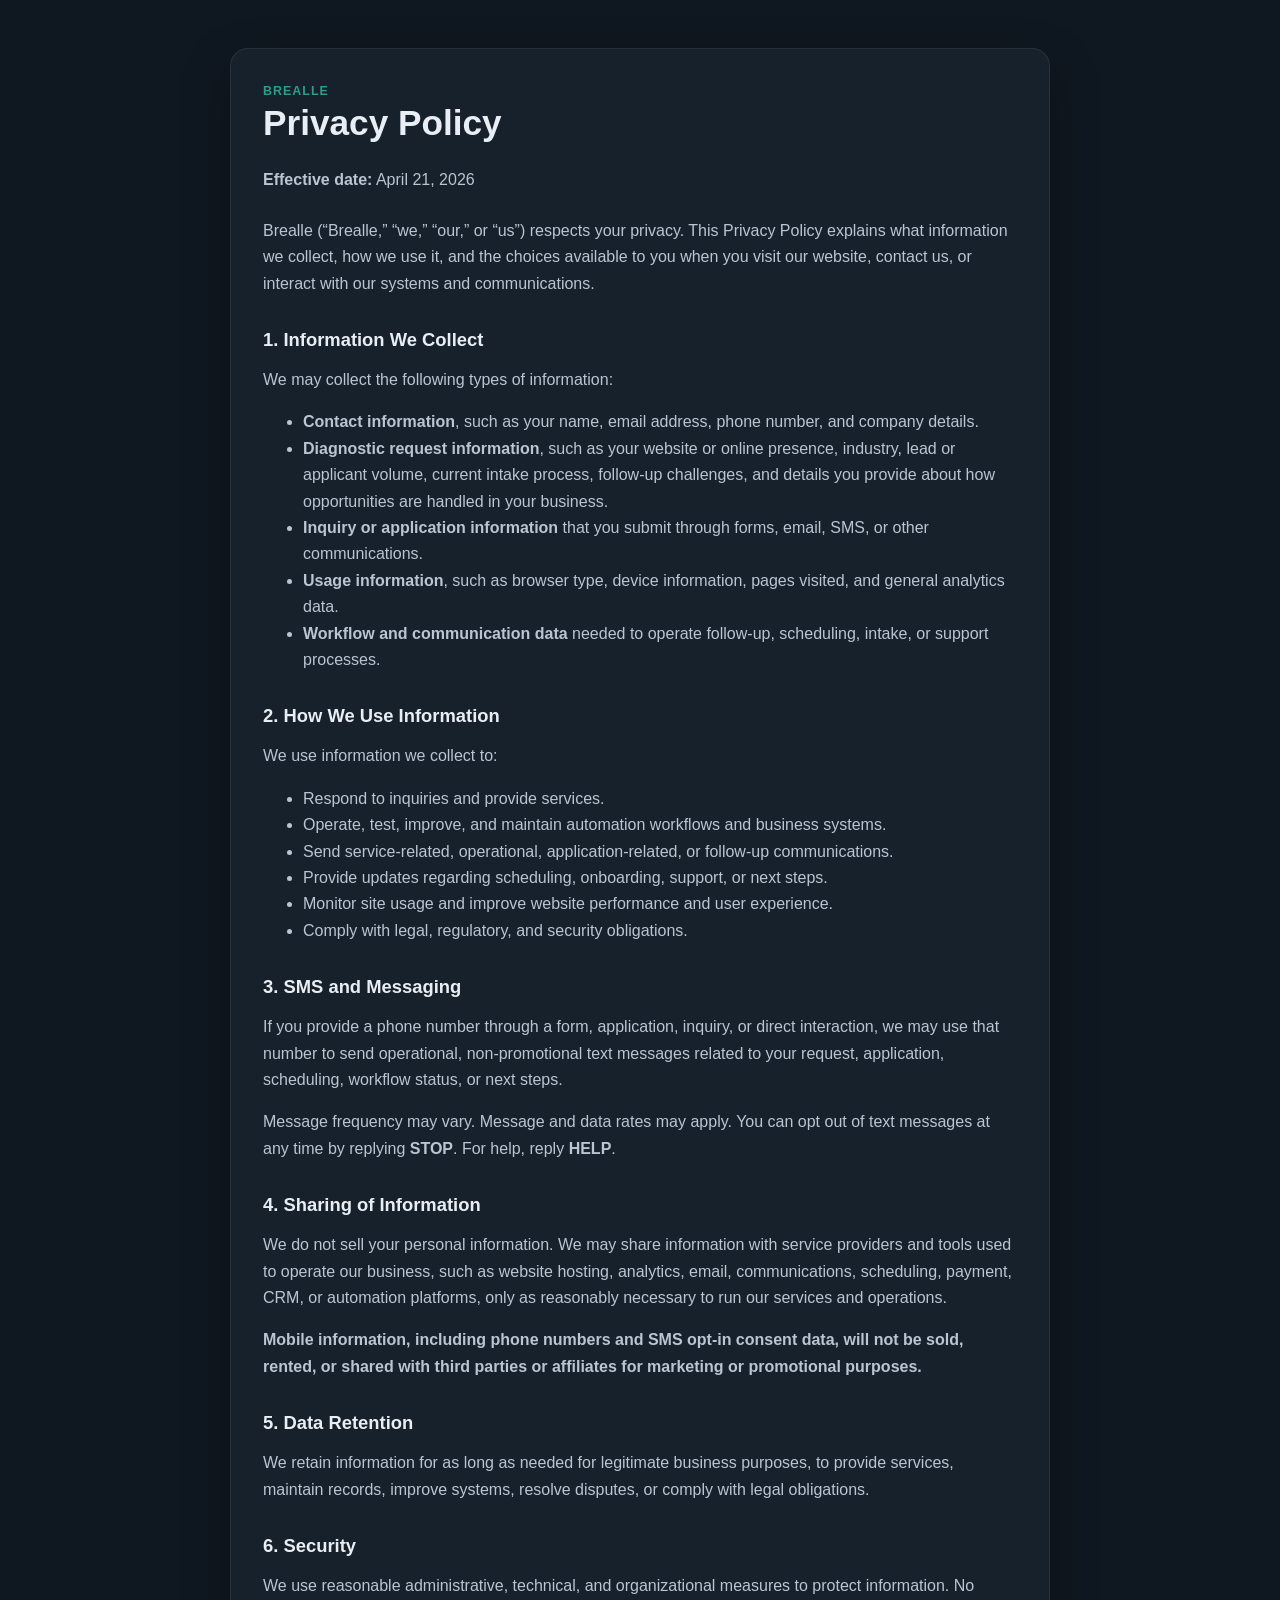
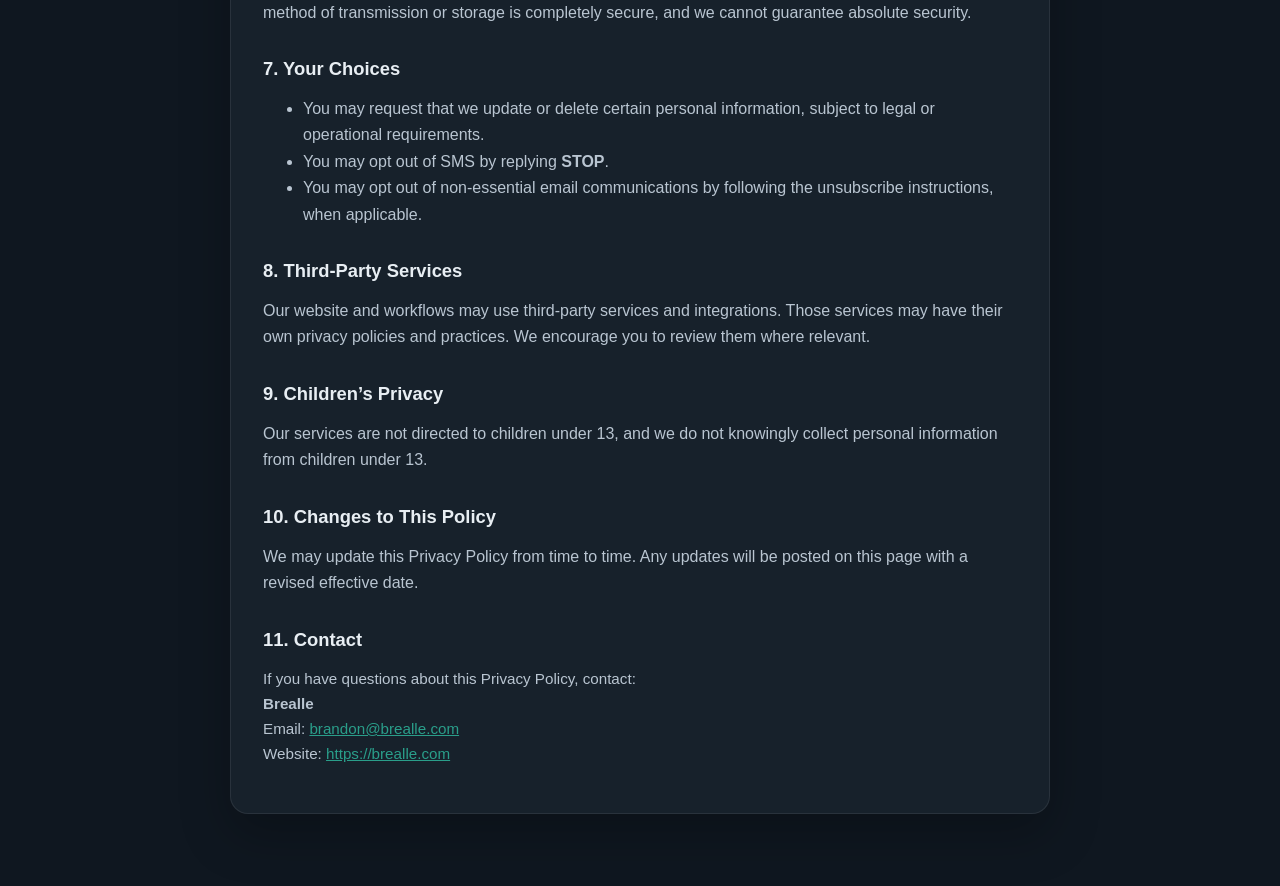
<file: privacy.html>
<!DOCTYPE html>
<html lang="en">
<head>
  <meta charset="UTF-8" />
  <meta name="viewport" content="width=device-width, initial-scale=1.0" />
  <title>Privacy Policy | Brealle</title>
  <meta name="description" content="Brealle's privacy policy: how we collect, use, and protect information from visitors and clients of brealle.com." />
  <link rel="canonical" href="https://brealle.com/privacy.html" />
  <meta property="og:type" content="website" />
  <meta property="og:site_name" content="Brealle" />
  <meta property="og:locale" content="en_US" />
  <meta property="og:title" content="Privacy Policy | Brealle" />
  <meta property="og:description" content="Brealle's privacy policy: how we collect, use, and protect information from visitors and clients of brealle.com." />
  <meta property="og:url" content="https://brealle.com/privacy.html" />
  <meta property="og:image" content="https://brealle.com/assets/images/og-card.png" />
  <meta property="og:image:width" content="1200" />
  <meta property="og:image:height" content="630" />
  <meta property="og:image:alt" content="Brealle — Find the leaks. Build the system." />
  <meta name="twitter:card" content="summary_large_image" />
  <meta name="twitter:title" content="Privacy Policy | Brealle" />
  <meta name="twitter:description" content="Brealle's privacy policy: how we collect, use, and protect information from visitors and clients of brealle.com." />
  <meta name="twitter:image" content="https://brealle.com/assets/images/og-card.png" />
  <style>
    :root {
      --bg: #0f1720;
      --card: #17212b;
      --text: #e8eef3;
      --muted: #b9c5d1;
      --accent: #2a9e8a;
      --border: rgba(255,255,255,0.08);
      --max: 860px;
    }
    * { box-sizing: border-box; }
    body {
      margin: 0;
      font-family: Inter, Arial, Helvetica, sans-serif;
      background: var(--bg);
      color: var(--text);
      line-height: 1.65;
    }
    .wrap {
      max-width: var(--max);
      margin: 0 auto;
      padding: 48px 20px 72px;
    }
    .card {
      background: var(--card);
      border: 1px solid var(--border);
      border-radius: 18px;
      padding: 32px;
      box-shadow: 0 20px 50px rgba(0,0,0,0.25);
    }
    h1, h2 { line-height: 1.2; }
    h1 { margin-top: 0; font-size: 2.2rem; }
    h2 { margin-top: 2rem; font-size: 1.15rem; color: var(--text); }
    p, li { color: var(--muted); }
    a { color: var(--accent); }
    .eyebrow {
      color: var(--accent);
      font-weight: 700;
      letter-spacing: 0.08em;
      text-transform: uppercase;
      font-size: 0.78rem;
    }
    .meta { margin-bottom: 1.5rem; color: var(--muted); }
    .small { font-size: 0.95rem; }
  </style>
</head>
<body>
  <div class="wrap">
    <div class="card">
      <div class="eyebrow">Brealle</div>
      <h1>Privacy Policy</h1>
      <p class="meta"><strong>Effective date:</strong> April 21, 2026</p>

      <p>
        Brealle (“Brealle,” “we,” “our,” or “us”) respects your privacy. This Privacy Policy
        explains what information we collect, how we use it, and the choices available to you
        when you visit our website, contact us, or interact with our systems and communications.
      </p>

      <h2>1. Information We Collect</h2>
      <p>We may collect the following types of information:</p>
      <ul>
        <li><strong>Contact information</strong>, such as your name, email address, phone number, and company details.</li>
        <li><strong>Diagnostic request information</strong>, such as your website or online presence, industry, lead or applicant volume, current intake process, follow-up challenges, and details you provide about how opportunities are handled in your business.</li>
        <li><strong>Inquiry or application information</strong> that you submit through forms, email, SMS, or other communications.</li>
        <li><strong>Usage information</strong>, such as browser type, device information, pages visited, and general analytics data.</li>
        <li><strong>Workflow and communication data</strong> needed to operate follow-up, scheduling, intake, or support processes.</li>
      </ul>

      <h2>2. How We Use Information</h2>
      <p>We use information we collect to:</p>
      <ul>
        <li>Respond to inquiries and provide services.</li>
        <li>Operate, test, improve, and maintain automation workflows and business systems.</li>
        <li>Send service-related, operational, application-related, or follow-up communications.</li>
        <li>Provide updates regarding scheduling, onboarding, support, or next steps.</li>
        <li>Monitor site usage and improve website performance and user experience.</li>
        <li>Comply with legal, regulatory, and security obligations.</li>
      </ul>

      <h2>3. SMS and Messaging</h2>
      <p>
        If you provide a phone number through a form, application, inquiry, or direct interaction,
        we may use that number to send operational, non-promotional text messages related to your request,
        application, scheduling, workflow status, or next steps.
      </p>
      <p>
        Message frequency may vary. Message and data rates may apply. You can opt out of text messages
        at any time by replying <strong>STOP</strong>. For help, reply <strong>HELP</strong>.
      </p>

      <h2>4. Sharing of Information</h2>
      <p>
        We do not sell your personal information. We may share information with service providers
        and tools used to operate our business, such as website hosting, analytics, email,
        communications, scheduling, payment, CRM, or automation platforms, only as reasonably
        necessary to run our services and operations.
      </p>
      <p>
        <strong>Mobile information, including phone numbers and SMS opt-in consent data, will not be sold, rented, or shared with third parties or affiliates for marketing or promotional purposes.</strong>
      </p>

      <h2>5. Data Retention</h2>
      <p>
        We retain information for as long as needed for legitimate business purposes, to provide
        services, maintain records, improve systems, resolve disputes, or comply with legal obligations.
      </p>

      <h2>6. Security</h2>
      <p>
        We use reasonable administrative, technical, and organizational measures to protect information.
        No method of transmission or storage is completely secure, and we cannot guarantee absolute security.
      </p>

      <h2>7. Your Choices</h2>
      <ul>
        <li>You may request that we update or delete certain personal information, subject to legal or operational requirements.</li>
        <li>You may opt out of SMS by replying <strong>STOP</strong>.</li>
        <li>You may opt out of non-essential email communications by following the unsubscribe instructions, when applicable.</li>
      </ul>

      <h2>8. Third-Party Services</h2>
      <p>
        Our website and workflows may use third-party services and integrations. Those services may have
        their own privacy policies and practices. We encourage you to review them where relevant.
      </p>

      <h2>9. Children’s Privacy</h2>
      <p>
        Our services are not directed to children under 13, and we do not knowingly collect personal
        information from children under 13.
      </p>

      <h2>10. Changes to This Policy</h2>
      <p>
        We may update this Privacy Policy from time to time. Any updates will be posted on this page
        with a revised effective date.
      </p>

      <h2>11. Contact</h2>
      <p class="small">
        If you have questions about this Privacy Policy, contact:<br>
        <strong>Brealle</strong><br>
        Email: <a href="mailto:brandon@brealle.com">brandon@brealle.com</a><br>
        Website: <a href="https://brealle.com">https://brealle.com</a>
      </p>
    </div>
  </div>
</body>
</html>
</file>
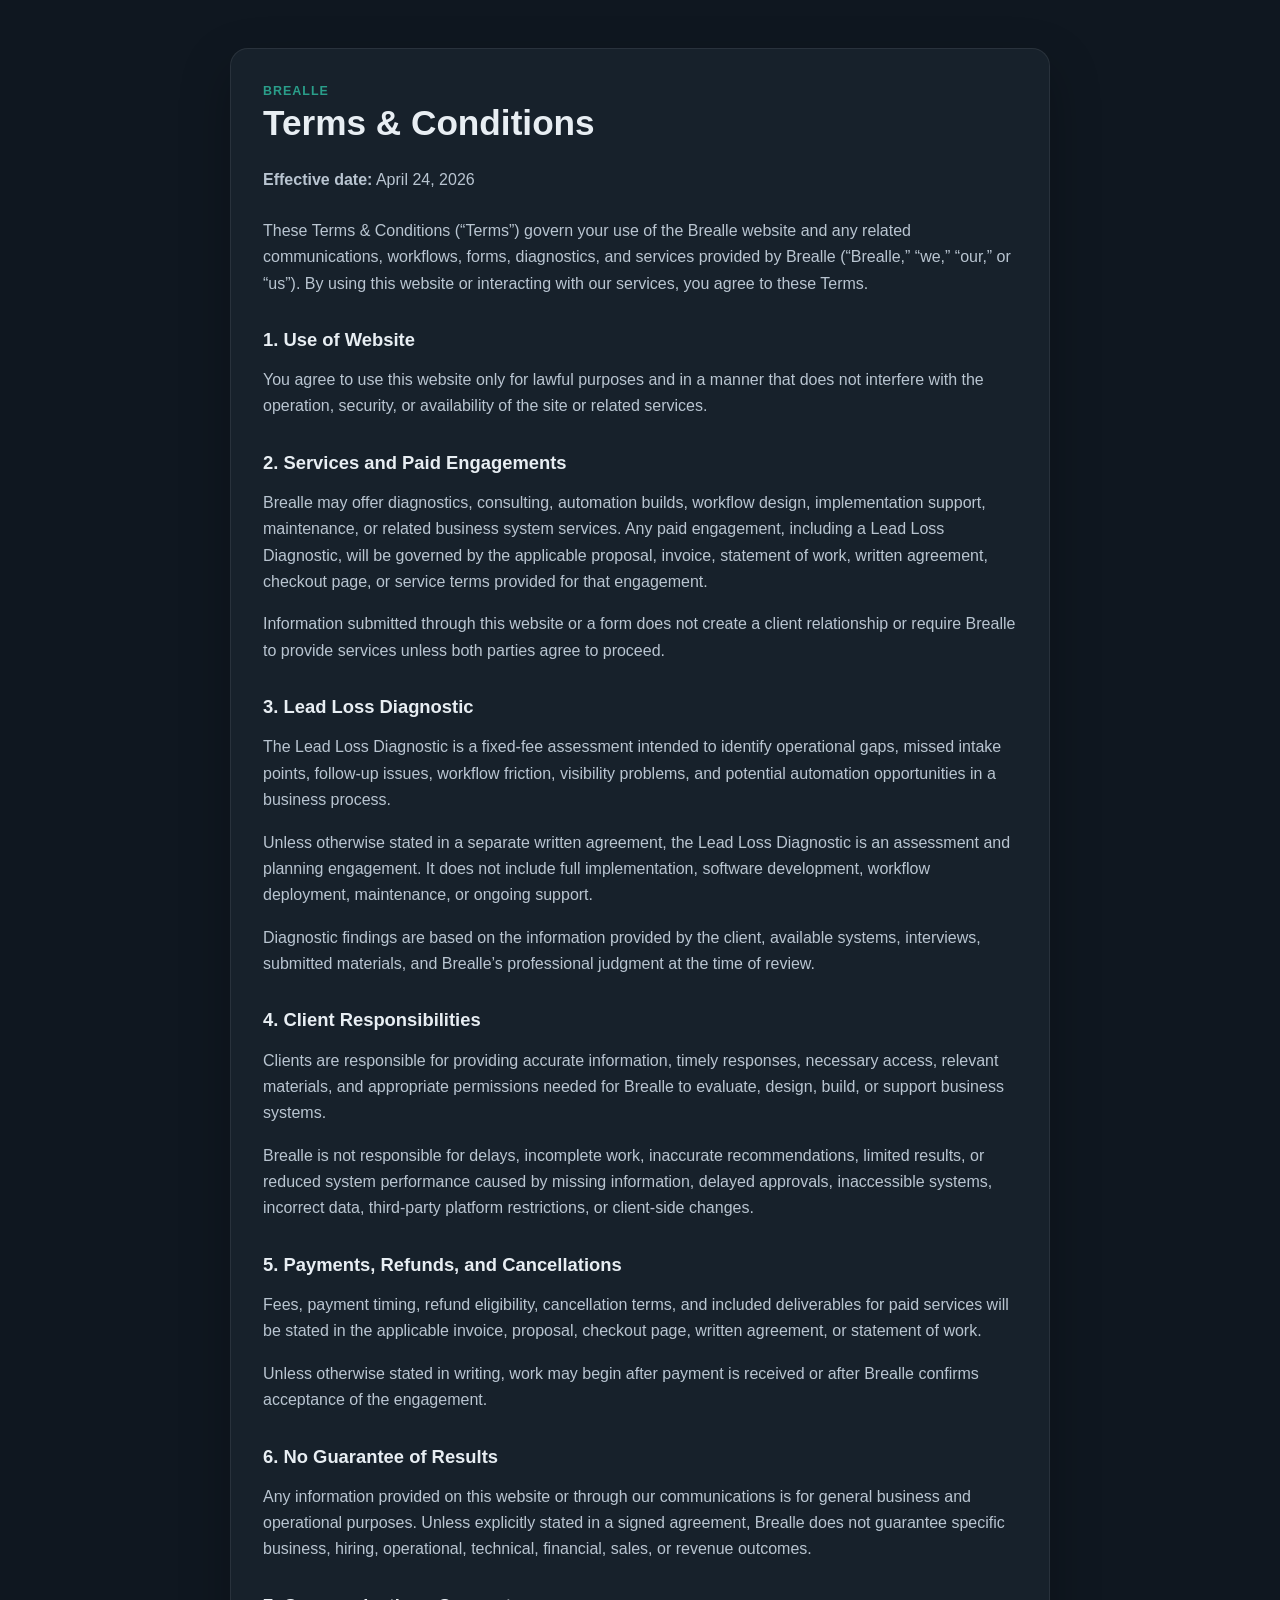
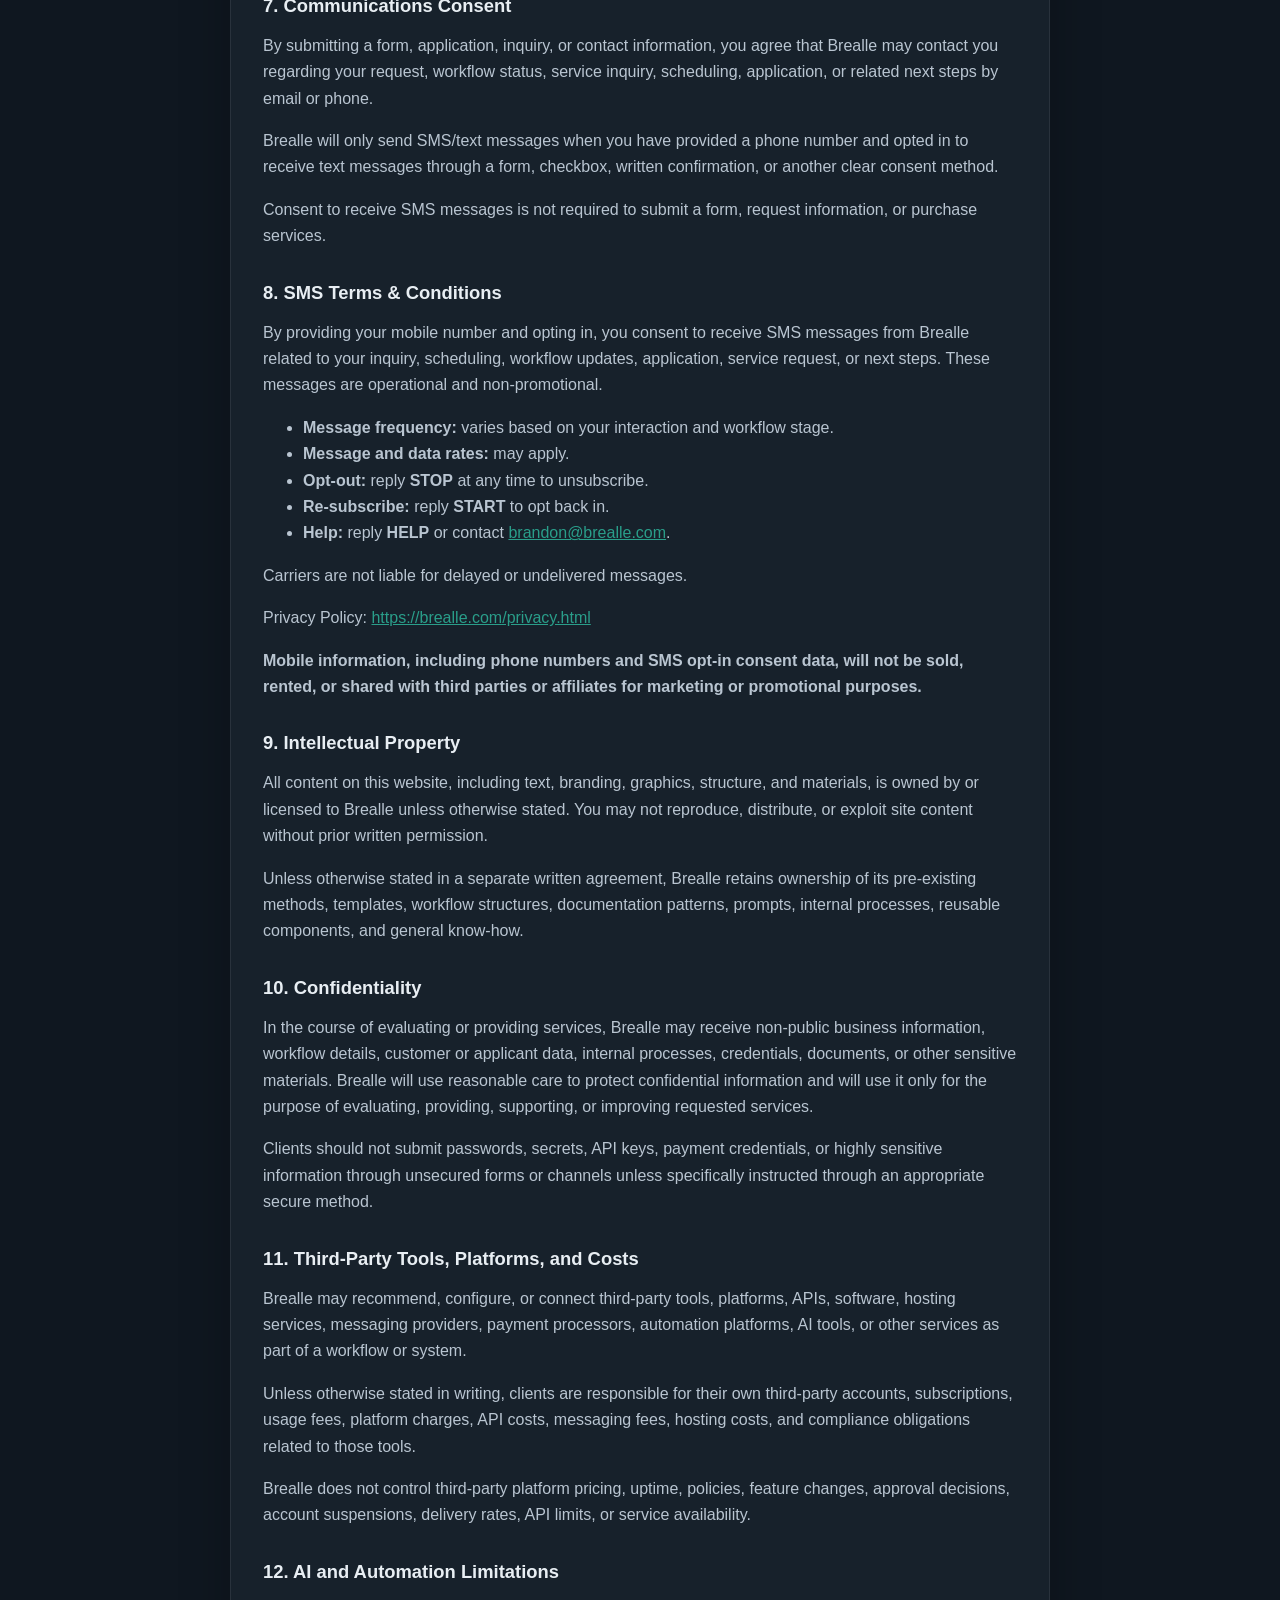
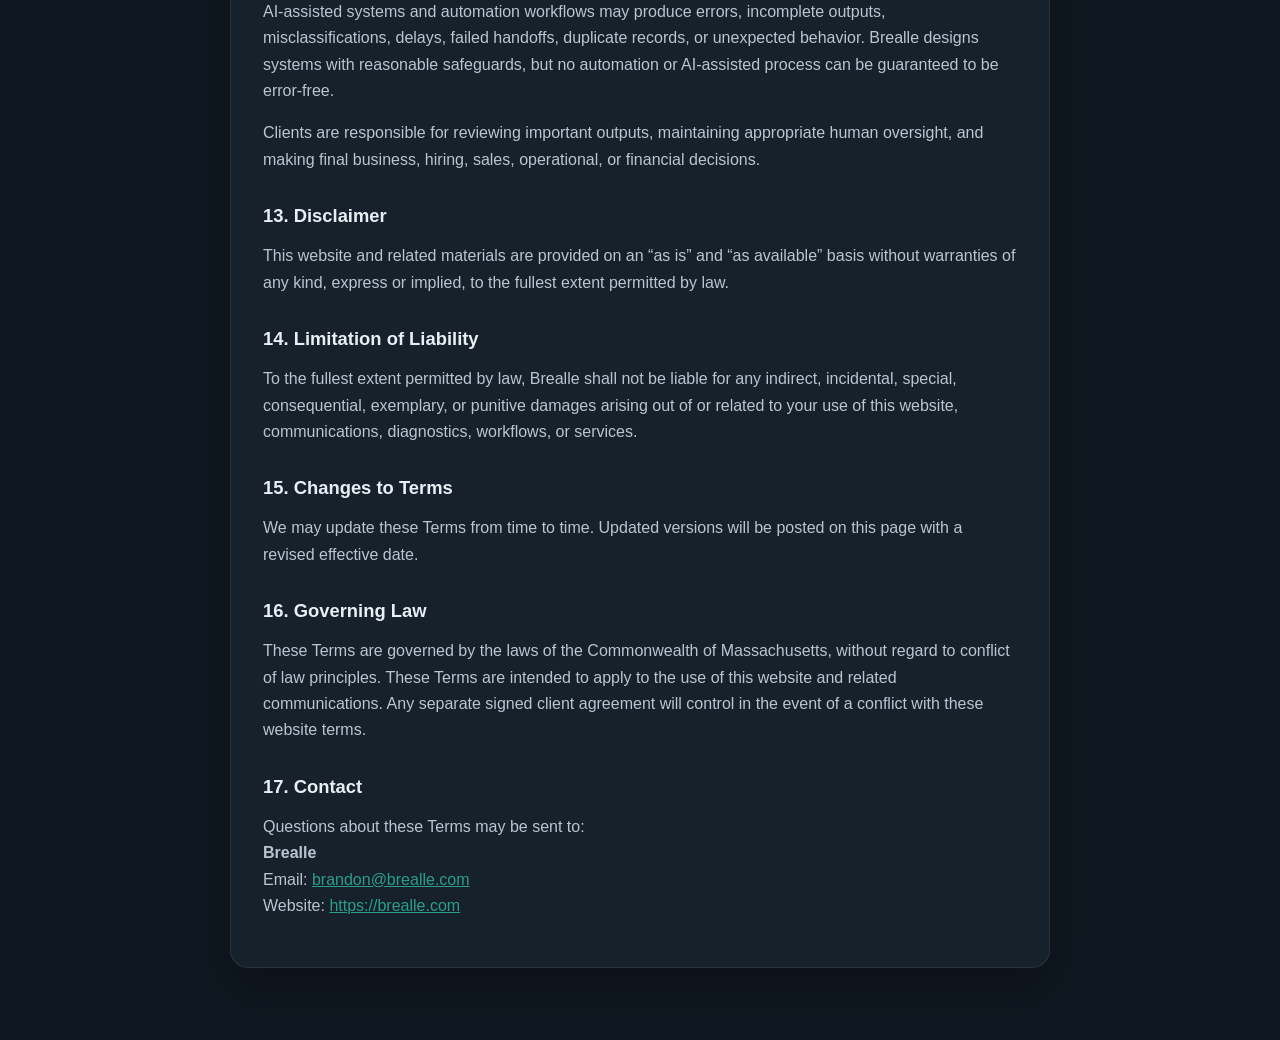
<file: terms.html>
<!DOCTYPE html>
<html lang="en">
<head>
  <meta charset="UTF-8" />
  <meta name="viewport" content="width=device-width, initial-scale=1.0" />
  <title>Terms & Conditions | Brealle</title>
  <meta name="description" content="Brealle's terms and conditions governing use of brealle.com and engagement with Brealle's automation systems and diagnostics." />
  <link rel="canonical" href="https://brealle.com/terms.html" />
  <meta property="og:type" content="website" />
  <meta property="og:site_name" content="Brealle" />
  <meta property="og:locale" content="en_US" />
  <meta property="og:title" content="Terms & Conditions | Brealle" />
  <meta property="og:description" content="Brealle's terms and conditions governing use of brealle.com and engagement with Brealle's automation systems and diagnostics." />
  <meta property="og:url" content="https://brealle.com/terms.html" />
  <meta property="og:image" content="https://brealle.com/assets/images/og-card.png" />
  <meta property="og:image:width" content="1200" />
  <meta property="og:image:height" content="630" />
  <meta property="og:image:alt" content="Brealle — Find the leaks. Build the system." />
  <meta name="twitter:card" content="summary_large_image" />
  <meta name="twitter:title" content="Terms & Conditions | Brealle" />
  <meta name="twitter:description" content="Brealle's terms and conditions governing use of brealle.com and engagement with Brealle's automation systems and diagnostics." />
  <meta name="twitter:image" content="https://brealle.com/assets/images/og-card.png" />
  <style>
    :root {
      --bg: #0f1720;
      --card: #17212b;
      --text: #e8eef3;
      --muted: #b9c5d1;
      --accent: #2a9e8a;
      --border: rgba(255,255,255,0.08);
      --max: 860px;
    }
    * { box-sizing: border-box; }
    body {
      margin: 0;
      font-family: Inter, Arial, Helvetica, sans-serif;
      background: var(--bg);
      color: var(--text);
      line-height: 1.65;
    }
    .wrap {
      max-width: var(--max);
      margin: 0 auto;
      padding: 48px 20px 72px;
    }
    .card {
      background: var(--card);
      border: 1px solid var(--border);
      border-radius: 18px;
      padding: 32px;
      box-shadow: 0 20px 50px rgba(0,0,0,0.25);
    }
    h1, h2 { line-height: 1.2; }
    h1 { margin-top: 0; font-size: 2.2rem; }
    h2 { margin-top: 2rem; font-size: 1.15rem; }
    p, li { color: var(--muted); }
    a { color: var(--accent); }
    .eyebrow {
      color: var(--accent);
      font-weight: 700;
      letter-spacing: 0.08em;
      text-transform: uppercase;
      font-size: 0.78rem;
    }
    .meta { margin-bottom: 1.5rem; color: var(--muted); }
  </style>
</head>
<body>
  <div class="wrap">
    <div class="card">
      <div class="eyebrow">Brealle</div>
      <h1>Terms &amp; Conditions</h1>
      <p class="meta"><strong>Effective date:</strong> April 24, 2026</p>

      <p>
        These Terms &amp; Conditions (“Terms”) govern your use of the Brealle website and any related
        communications, workflows, forms, diagnostics, and services provided by Brealle (“Brealle,”
        “we,” “our,” or “us”). By using this website or interacting with our services, you agree to
        these Terms.
      </p>

      <h2>1. Use of Website</h2>
      <p>
        You agree to use this website only for lawful purposes and in a manner that does not interfere
        with the operation, security, or availability of the site or related services.
      </p>

      <h2>2. Services and Paid Engagements</h2>
      <p>
        Brealle may offer diagnostics, consulting, automation builds, workflow design, implementation
        support, maintenance, or related business system services. Any paid engagement, including a
        Lead Loss Diagnostic, will be governed by the applicable proposal, invoice, statement of work,
        written agreement, checkout page, or service terms provided for that engagement.
      </p>
      <p>
        Information submitted through this website or a form does not create a client relationship
        or require Brealle to provide services unless both parties agree to proceed.
      </p>

      <h2>3. Lead Loss Diagnostic</h2>
      <p>
        The Lead Loss Diagnostic is a fixed-fee assessment intended to identify operational gaps,
        missed intake points, follow-up issues, workflow friction, visibility problems, and potential
        automation opportunities in a business process.
      </p>
      <p>
        Unless otherwise stated in a separate written agreement, the Lead Loss Diagnostic is an
        assessment and planning engagement. It does not include full implementation, software
        development, workflow deployment, maintenance, or ongoing support.
      </p>
      <p>
        Diagnostic findings are based on the information provided by the client, available systems,
        interviews, submitted materials, and Brealle’s professional judgment at the time of review.
      </p>

      <h2>4. Client Responsibilities</h2>
      <p>
        Clients are responsible for providing accurate information, timely responses, necessary access,
        relevant materials, and appropriate permissions needed for Brealle to evaluate, design, build,
        or support business systems.
      </p>
      <p>
        Brealle is not responsible for delays, incomplete work, inaccurate recommendations, limited
        results, or reduced system performance caused by missing information, delayed approvals,
        inaccessible systems, incorrect data, third-party platform restrictions, or client-side changes.
      </p>

      <h2>5. Payments, Refunds, and Cancellations</h2>
      <p>
        Fees, payment timing, refund eligibility, cancellation terms, and included deliverables for
        paid services will be stated in the applicable invoice, proposal, checkout page, written
        agreement, or statement of work.
      </p>
      <p>
        Unless otherwise stated in writing, work may begin after payment is received or after Brealle
        confirms acceptance of the engagement.
      </p>

      <h2>6. No Guarantee of Results</h2>
      <p>
        Any information provided on this website or through our communications is for general business
        and operational purposes. Unless explicitly stated in a signed agreement, Brealle does not
        guarantee specific business, hiring, operational, technical, financial, sales, or revenue outcomes.
      </p>

      <h2>7. Communications Consent</h2>
      <p>
        By submitting a form, application, inquiry, or contact information, you agree that Brealle may
        contact you regarding your request, workflow status, service inquiry, scheduling, application,
        or related next steps by email or phone.
      </p>
      <p>
        Brealle will only send SMS/text messages when you have provided a phone number and opted in
        to receive text messages through a form, checkbox, written confirmation, or another clear
        consent method.
      </p>
      <p>
        Consent to receive SMS messages is not required to submit a form, request information, or
        purchase services.
      </p>

      <h2>8. SMS Terms &amp; Conditions</h2>
      <p>
        By providing your mobile number and opting in, you consent to receive SMS messages from Brealle
        related to your inquiry, scheduling, workflow updates, application, service request, or next steps.
        These messages are operational and non-promotional.
      </p>

      <ul>
        <li><strong>Message frequency:</strong> varies based on your interaction and workflow stage.</li>
        <li><strong>Message and data rates:</strong> may apply.</li>
        <li><strong>Opt-out:</strong> reply <strong>STOP</strong> at any time to unsubscribe.</li>
        <li><strong>Re-subscribe:</strong> reply <strong>START</strong> to opt back in.</li>
        <li><strong>Help:</strong> reply <strong>HELP</strong> or contact <a href="mailto:brandon@brealle.com">brandon@brealle.com</a>.</li>
      </ul>

      <p>
        Carriers are not liable for delayed or undelivered messages.
      </p>

      <p>
        Privacy Policy: <a href="https://brealle.com/privacy.html">https://brealle.com/privacy.html</a>
      </p>

      <p>
        <strong>Mobile information, including phone numbers and SMS opt-in consent data, will not be sold,
        rented, or shared with third parties or affiliates for marketing or promotional purposes.</strong>
      </p>

      <h2>9. Intellectual Property</h2>
      <p>
        All content on this website, including text, branding, graphics, structure, and materials,
        is owned by or licensed to Brealle unless otherwise stated. You may not reproduce, distribute,
        or exploit site content without prior written permission.
      </p>
      <p>
        Unless otherwise stated in a separate written agreement, Brealle retains ownership of its
        pre-existing methods, templates, workflow structures, documentation patterns, prompts,
        internal processes, reusable components, and general know-how.
      </p>

      <h2>10. Confidentiality</h2>
      <p>
        In the course of evaluating or providing services, Brealle may receive non-public business
        information, workflow details, customer or applicant data, internal processes, credentials,
        documents, or other sensitive materials. Brealle will use reasonable care to protect confidential
        information and will use it only for the purpose of evaluating, providing, supporting, or improving
        requested services.
      </p>
      <p>
        Clients should not submit passwords, secrets, API keys, payment credentials, or highly sensitive
        information through unsecured forms or channels unless specifically instructed through an
        appropriate secure method.
      </p>

      <h2>11. Third-Party Tools, Platforms, and Costs</h2>
      <p>
        Brealle may recommend, configure, or connect third-party tools, platforms, APIs, software,
        hosting services, messaging providers, payment processors, automation platforms, AI tools,
        or other services as part of a workflow or system.
      </p>
      <p>
        Unless otherwise stated in writing, clients are responsible for their own third-party accounts,
        subscriptions, usage fees, platform charges, API costs, messaging fees, hosting costs, and
        compliance obligations related to those tools.
      </p>
      <p>
        Brealle does not control third-party platform pricing, uptime, policies, feature changes,
        approval decisions, account suspensions, delivery rates, API limits, or service availability.
      </p>

      <h2>12. AI and Automation Limitations</h2>
      <p>
        AI-assisted systems and automation workflows may produce errors, incomplete outputs,
        misclassifications, delays, failed handoffs, duplicate records, or unexpected behavior.
        Brealle designs systems with reasonable safeguards, but no automation or AI-assisted process
        can be guaranteed to be error-free.
      </p>
      <p>
        Clients are responsible for reviewing important outputs, maintaining appropriate human oversight,
        and making final business, hiring, sales, operational, or financial decisions.
      </p>

      <h2>13. Disclaimer</h2>
      <p>
        This website and related materials are provided on an “as is” and “as available” basis without
        warranties of any kind, express or implied, to the fullest extent permitted by law.
      </p>

      <h2>14. Limitation of Liability</h2>
      <p>
        To the fullest extent permitted by law, Brealle shall not be liable for any indirect, incidental,
        special, consequential, exemplary, or punitive damages arising out of or related to your use of
        this website, communications, diagnostics, workflows, or services.
      </p>

      <h2>15. Changes to Terms</h2>
      <p>
        We may update these Terms from time to time. Updated versions will be posted on this page with
        a revised effective date.
      </p>

      <h2>16. Governing Law</h2>
      <p>
        These Terms are governed by the laws of the Commonwealth of Massachusetts, without regard to
        conflict of law principles. These Terms are intended to apply to the use of this website and
        related communications. Any separate signed client agreement will control in the event of a
        conflict with these website terms.
      </p>

      <h2>17. Contact</h2>
      <p>
        Questions about these Terms may be sent to:<br>
        <strong>Brealle</strong><br>
        Email: <a href="mailto:brandon@brealle.com">brandon@brealle.com</a><br>
        Website: <a href="https://brealle.com">https://brealle.com</a>
      </p>
    </div>
  </div>
</body>
</html>
</file>
<file: styles.css>
/* =============================================
   BREALLE — AI Systems & Automation
   Refined Editorial Design System
   ============================================= */

/* --- Tokens --- */
:root {
  --teal:         #1f8f7a;
  --teal-dark:    #176b5c;
  --teal-muted:   rgba(31, 143, 122, 0.12);
  --teal-subtle:  rgba(31, 143, 122, 0.06);
  --coral:        #f07048;
  --coral-dark:   #d65a35;
  --coral-muted:  rgba(240, 112, 72, 0.12);
  --coral-subtle: rgba(240, 112, 72, 0.06);
  --ink:          #0d1117;
  --ink-mid:      #374151;
  --ink-light:    #6b7280;
  --rule:         #e5e7eb;
  --surface:      #ffffff;
  --bg:           #f5f6f4;
  --bg-dark:      #0f1a17;
  --radius-sm:    10px;
  --radius-md:    18px;
  --radius-lg:    28px;
  --font-display: 'Inter', sans-serif;
  --font-body:    'Inter', sans-serif;
}

/* --- Reset --- */
*, *::before, *::after { box-sizing: border-box; margin: 0; padding: 0; }
html { scroll-behavior: smooth; font-size: 16px; }

body {
  font-family: var(--font-body);
  background: var(--bg);
  color: var(--ink);
  -webkit-font-smoothing: antialiased;
  overflow-x: hidden;
}

/* Grain overlay */
body::before {
  content: '';
  position: fixed;
  inset: 0;
  pointer-events: none;
  z-index: 0;
  opacity: 0.025;
  background-image: url("data:image/svg+xml,%3Csvg viewBox='0 0 256 256' xmlns='http://www.w3.org/2000/svg'%3E%3Cfilter id='noise'%3E%3CfeTurbulence type='fractalNoise' baseFrequency='0.9' numOctaves='4' stitchTiles='stitch'/%3E%3C/filter%3E%3Crect width='100%25' height='100%25' filter='url(%23noise)'/%3E%3C/svg%3E");
  background-repeat: repeat;
  background-size: 128px 128px;
}

/* =============================================
   NAV
   ============================================= */
.nav {
  position: sticky;
  top: 0;
  z-index: 100;
  padding: 0 60px;
  height: 84px;
  display: flex;
  justify-content: space-between;
  align-items: center;
  background: rgba(245, 246, 244, 0.88);
  backdrop-filter: blur(12px);
  -webkit-backdrop-filter: blur(12px);
  border-bottom: 1px solid var(--rule);
}

.nav-left {
  display: flex;
  align-items: center;
  gap: 14px;
}

.nav-logo {
  height: 44px;
  width: auto;
  flex-shrink: 0;
}

.brand-lockup {
  display: flex;
  flex-direction: column;
  gap: 2px;
}

.brand-name {
  font-family: var(--font-display);
  font-size: 28px;
  font-weight: 800;
  letter-spacing: 3px;
  line-height: 1;
  color: var(--ink);
}

.tagline {
  font-size: 11px;
  font-weight: 400;
  color: var(--ink-light);
  letter-spacing: 0.5px;
}

.nav-right {
  display: flex;
  align-items: center;
  gap: 28px;
}

.nav-link {
  font-family: var(--font-body);
  font-size: 14px;
  font-weight: 500;
  color: var(--ink-mid);
  text-decoration: none;
  letter-spacing: 0.2px;
  transition: color 0.2s;
}

.nav-link:hover { color: var(--teal); }

.lang-toggle {
  font-family: var(--font-display);
  font-size: 12px;
  font-weight: 600;
  letter-spacing: 1.5px;
  color: var(--ink-light);
  text-decoration: none;
  padding: 4px 8px;
  border-radius: var(--radius-sm);
  transition: all 0.2s;
}

.lang-toggle:hover {
  color: var(--teal);
}

.lang-toggle.active {
  color: var(--teal);
  border: 1px solid var(--teal);
}

/* =============================================
   BUTTONS
   ============================================= */
.btn {
  display: inline-flex;
  align-items: center;
  justify-content: center;
  padding: 12px 24px;
  font-family: var(--font-display);
  font-size: 14px;
  font-weight: 600;
  letter-spacing: 0.4px;
  border-radius: var(--radius-sm);
  text-decoration: none;
  border: none;
  cursor: pointer;
  transition: all 0.2s ease;
  white-space: nowrap;
}

.btn.primary {
  background: var(--coral);
  color: #fff;
}

.btn.primary:hover {
  background: var(--coral-dark);
  transform: translateY(-1px);
  box-shadow: 0 6px 20px rgba(240, 112, 72, 0.28);
}

.btn.secondary {
  background: transparent;
  border: 1.5px solid var(--teal);
  color: var(--teal);
}

.btn.secondary:hover {
  background: var(--teal-subtle);
}

.btn.large {
  padding: 18px 36px;
  font-size: 16px;
  border-radius: var(--radius-md);
}

/* =============================================
   SHARED SECTION TOKENS
   ============================================= */
.section-label {
  display: inline-block;
  font-family: var(--font-display);
  font-size: 11px;
  font-weight: 700;
  letter-spacing: 2.5px;
  text-transform: uppercase;
  color: var(--teal);
  margin-bottom: 16px;
}

.section-label.light {
  color: rgba(255,255,255,0.5);
}

.real {
  color: var(--coral);
  font-style: italic;
}

.section-header {
  margin-bottom: 60px;
}

.section-header h2 {
  font-family: var(--font-display);
  font-size: 48px;
  font-weight: 700;
  line-height: 1.08;
  letter-spacing: -1px;
  color: var(--ink);
  margin-top: 8px;
}

.section-inner {
  max-width: 1200px;
  margin: 0 auto;
  padding: 0 60px;
}

h2 em, h1 em {
  font-style: italic;
  font-weight: inherit;
  color: var(--coral);
}

/* =============================================
   HERO
   ============================================= */
.hero {
  padding: 100px 60px 120px;
  position: relative;
  overflow: hidden;
}

/* Subtle radial glow */
.hero::after {
  content: '';
  position: absolute;
  top: -80px;
  right: -120px;
  width: 700px;
  height: 700px;
  border-radius: 50%;
  background: radial-gradient(circle, rgba(31, 143, 122, 0.07) 0%, transparent 65%);
  pointer-events: none;
}

.hero-inner {
  max-width: 1300px;
  margin: 0 auto;
  display: flex;
  align-items: center;
  justify-content: space-between;
  gap: 60px;
}

.hero-left {
  flex: 1 1 600px;
  max-width: 700px;
}

.hero-eyebrow {
  display: flex;
  align-items: center;
  gap: 10px;
  font-family: var(--font-display);
  font-size: 11px;
  font-weight: 700;
  letter-spacing: 2px;
  text-transform: uppercase;
  color: var(--teal);
  margin-bottom: 24px;
}

.eyebrow-dot {
  width: 6px;
  height: 6px;
  border-radius: 50%;
  background: var(--teal);
  flex-shrink: 0;
}

.hero-left h1 {
  font-family: var(--font-display);
  font-size: 72px;
  font-weight: 800;
  line-height: 1.0;
  letter-spacing: -2px;
  color: var(--ink);
  margin-bottom: 28px;
}

.hero-body {
  font-size: 20px;
  line-height: 1.7;
  color: var(--ink-mid);
  max-width: 620px;
  font-weight: 300;
}

.cta-group {
  margin-top: 40px;
  display: flex;
  gap: 14px;
  flex-wrap: wrap;
}

.hero-right {
  flex: 0 1 520px;
  min-width: 0;
  display: flex;
  justify-content: center;
  align-items: center;
  position: relative;
  z-index: 1;
  width: 100%;
}

.hero-mark-wrap {
  position: relative;
}

.hero-mark-wrap::before {
  content: '';
  position: absolute;
  inset: -40px;
  border-radius: 50%;
  background: radial-gradient(circle, var(--teal-muted) 0%, transparent 70%);
}

.hero-logo {
  width: 100%;
  max-width: 380px;
  height: auto;
  display: block;
  position: relative;
}

/* =============================================
   LEAD LOSS DIAGNOSTIC
   ============================================= */
.diagnostic {
  padding-bottom: 80px;
}

/* =============================================
   WHAT WE BUILD
   ============================================= */
.build {
  padding: 100px 0;
  background: var(--surface);
  border-top: 1px solid var(--rule);
  border-bottom: 1px solid var(--rule);
}

.grid {
  display: grid;
  grid-template-columns: repeat(3, 1fr);
  gap: 20px;
}

.card {
  background: var(--bg);
  border: 1px solid var(--rule);
  border-radius: var(--radius-md);
  padding: 36px 32px;
  position: relative;
  transition: all 0.25s ease;
  overflow: hidden;
}

.card::after {
  content: '';
  position: absolute;
  bottom: 0;
  left: 0;
  right: 0;
  height: 3px;
  background: var(--teal);
  transform: scaleX(0);
  transform-origin: left;
  transition: transform 0.3s ease;
}

.card:hover {
  transform: translateY(-4px);
  box-shadow: 0 16px 40px rgba(0,0,0,0.07);
  border-color: transparent;
}

.card:hover::after {
  transform: scaleX(1);
}

.card-number {
  font-family: var(--font-display);
  font-size: 11px;
  font-weight: 700;
  letter-spacing: 2px;
  color: var(--teal);
  margin-bottom: 20px;
}

.card h3 {
  font-family: var(--font-display);
  font-size: 22px;
  font-weight: 700;
  line-height: 1.25;
  margin-bottom: 14px;
  color: var(--ink);
}

.card p {
  font-size: 16px;
  line-height: 1.65;
  color: var(--ink-mid);
  font-weight: 300;
}

/* =============================================
   HOW IT WORKS
   ============================================= */
.how {
  padding: 100px 0;
}

.flow {
  display: grid;
  grid-template-columns: repeat(3, 1fr);
  gap: 0;
  position: relative;
}

.flow::before {
  content: '';
  position: absolute;
  top: 30px;
  left: calc(33.333% / 2 + 24px);
  right: calc(33.333% / 2 + 24px);
  height: 1.5px;
  background: linear-gradient(to right, var(--teal), var(--teal));
  z-index: 0;
}

.flow-step {
  padding: 0 28px;
  position: relative;
}

.flow-step-head {
  display: flex;
  align-items: center;
  margin-bottom: 28px;
  position: relative;
}

.flow-icon {
  width: 60px;
  height: 60px;
  border-radius: 50%;
  border: 2px solid var(--rule);
  display: flex;
  align-items: center;
  justify-content: center;
  background: var(--surface);
  flex-shrink: 0;
  position: relative;
  z-index: 1;
  transition: all 0.25s;
}

.flow-step:hover .flow-icon {
  border-color: var(--teal);
  box-shadow: 0 0 0 6px var(--teal-muted);
}

.source-icon { color: var(--teal); }
.core-icon   { color: var(--teal); }
.output-icon { color: var(--teal); }

.flow-connector {
  flex: 1;
  height: 1.5px;
  background: var(--rule);
  position: relative;
  z-index: 0;
}

.flow-step--last .flow-step-head {
  /* no connector after last step */
}

.flow-step-num {
  font-family: var(--font-display);
  font-size: 11px;
  font-weight: 700;
  letter-spacing: 2px;
  color: var(--teal);
  margin-bottom: 10px;
}

.flow-step h3 {
  font-family: var(--font-display);
  font-size: 26px;
  font-weight: 700;
  margin-bottom: 12px;
  color: var(--ink);
  line-height: 1.15;
}

.flow-step p {
  font-size: 16px;
  line-height: 1.65;
  color: var(--ink-mid);
  font-weight: 300;
}

/* =============================================
   WHY BREALLE
   ============================================= */
.why {
  background: var(--bg-dark);
  padding: 110px 60px;
}

.why-inner {
  max-width: 1200px;
  margin: 0 auto;
  display: flex;
  gap: 80px;
  align-items: flex-start;
}

.why-text {
  flex: 1 1 540px;
}

.why-text h2 {
  font-family: var(--font-display);
  font-size: 52px;
  font-weight: 800;
  line-height: 1.08;
  letter-spacing: -1.2px;
  color: #ffffff;
  margin-bottom: 28px;
  margin-top: 8px;
}

.why-text h2 em {
  color: var(--coral);
}

.why-text p {
  font-size: 19px;
  line-height: 1.75;
  color: rgba(255,255,255,0.55);
  font-weight: 300;
  margin-bottom: 36px;
  max-width: 520px;
}

.why-stat-block {
  flex: 0 1 360px;
  display: flex;
  flex-direction: column;
  gap: 2px;
  padding-top: 8px;
}

.stat {
  padding: 28px 32px;
  border: 1px solid rgba(255,255,255,0.08);
  border-radius: var(--radius-md);
  background: rgba(255,255,255,0.03);
  transition: all 0.25s;
}

.stat:hover {
  background: rgba(31, 143, 122, 0.08);
  border-color: rgba(31, 143, 122, 0.3);
}

.stat-value {
  font-family: var(--font-display);
  font-size: 38px;
  font-weight: 800;
  color: var(--coral);
  letter-spacing: -1px;
  line-height: 1;
  margin-bottom: 6px;
}

.stat-label {
  font-size: 14px;
  color: rgba(255,255,255,0.4);
  font-weight: 300;
}

/* =============================================
   AUDIT CTA
   ============================================= */
.audit {
  padding: 120px 60px;
  text-align: center;
  border-top: 1px solid var(--rule);
  position: relative;
  overflow: hidden;
}

.audit::before {
  content: '';
  position: absolute;
  bottom: -200px;
  left: 50%;
  transform: translateX(-50%);
  width: 800px;
  height: 500px;
  border-radius: 50%;
  background: radial-gradient(circle, rgba(31, 143, 122, 0.06) 0%, transparent 60%);
  pointer-events: none;
}

.audit-inner {
  max-width: 720px;
  margin: 0 auto;
  position: relative;
}

.audit-label {
  margin-bottom: 0;
}

.audit h2 {
  font-family: var(--font-display);
  font-size: 52px;
  font-weight: 800;
  letter-spacing: -1.2px;
  line-height: 1.08;
  color: var(--ink);
  margin: 8px 0 24px;
}

.audit p {
  font-size: 20px;
  line-height: 1.7;
  color: var(--ink-mid);
  font-weight: 300;
  margin-bottom: 44px;
}

/* =============================================
   HERO BRAND LOCKUP (text-based, no logo_full)
   ============================================= */
.hero-brand {
  display: flex;
  flex-direction: column;
  align-items: center;
  gap: 36px;
  width: 100%;
  padding: 56px 48px;
  background: rgba(31, 143, 122, 0.05);
  border: 1.5px solid rgba(31, 143, 122, 0.15);
  border-radius: 32px;
}

.hero-svg-mark {
  width: 100%;
  height: auto;
  display: block;
  filter: drop-shadow(0 0 28px rgba(31, 143, 122, 0.45));
}

.hero-symbol {
  /* kept for fallback only */
  width: 100%;
  max-width: 300px;
  height: auto;
  display: block;
}

.hero-brand-text {
  display: flex;
  flex-direction: column;
  align-items: center;
  gap: 10px;
  text-align: center;
}

.hero-brand-name {
  font-family: var(--font-display);
  font-size: 52px;
  font-weight: 800;
  letter-spacing: 10px;
  color: var(--ink);
  line-height: 1;
}

.hero-tagline {
  font-size: 15px;
  color: var(--ink-light);
  letter-spacing: 2.5px;
  text-transform: uppercase;
}

/* Stat block label */
.stat-block-label {
  font-family: var(--font-display);
  font-size: 10px;
  font-weight: 700;
  letter-spacing: 2.5px;
  text-transform: uppercase;
  color: rgba(255,255,255,0.3);
  margin-bottom: 12px;
}

/* =============================================
   FOOTER
   ============================================= */
.footer {
  background: var(--ink);
  padding: 36px 60px;
  border-top: 1px solid rgba(255,255,255,0.06);
}

.footer-inner {
  max-width: 1200px;
  margin: 0 auto;
  display: flex;
  justify-content: space-between;
  align-items: center;
  gap: 24px;
}

.footer-brand {
  font-family: var(--font-display);
  font-size: 18px;
  font-weight: 800;
  letter-spacing: 3px;
  color: #fff;
  line-height: 1;
  margin-bottom: 4px;
}

.footer-sub {
  font-size: 11px;
  color: rgba(255,255,255,0.3);
  letter-spacing: 0.5px;
}

.footer-right {
  display: flex;
  flex-direction: column;
  align-items: flex-end;
  gap: 4px;
}

.footer-link {
  font-size: 14px;
  color: rgba(255,255,255,0.55);
  text-decoration: none;
  transition: color 0.2s;
}

.footer-link:hover {
  color: var(--teal);
}

.footer-copy {
  font-size: 12px;
  color: rgba(255,255,255,0.25);
}


.footer-links {
  display: flex;
  gap: 18px;
  flex-wrap: wrap;
  margin-top: 4px;
}


/* =============================================
   HOW THE SYSTEM WORKS
   ============================================= */
.system-works {
  padding: 100px 0;
  background: var(--surface);
  border-top: 1px solid var(--rule);
  border-bottom: 1px solid var(--rule);
}

.section-intro {
  font-size: 18px;
  line-height: 1.7;
  color: var(--ink-mid);
  font-weight: 300;
  margin-top: 12px;
  max-width: 600px;
}

.card--problem {
  border-left: 3px solid var(--teal);
  border-radius: 0 var(--radius-md) var(--radius-md) 0;
}

.system-works-closing {
  margin-top: 48px;
  font-size: 19px;
  line-height: 1.7;
  color: var(--ink);
  font-weight: 500;
  max-width: 680px;
  padding-left: 24px;
  border-left: 3px solid var(--teal);
}

/* =============================================
   FOUNDER / YOU'LL WORK WITH ME
   ============================================= */
.founder {
  padding: 100px 0;
  background: var(--bg);
}

.founder-inner {
  display: flex;
  align-items: center;
  gap: 64px;
  max-width: 1200px;
  margin: 0 auto;
  padding: 0 60px;
}

.founder-photo-wrap {
  flex: 0 0 240px;
}

.founder-photo {
  width: 240px;
  height: 300px;
  object-fit: cover;
  object-position: top center;
  border-radius: var(--radius-lg);
  display: block;
  border: 1px solid var(--rule);
}

.founder-text {
  flex: 1;
  min-width: 0;
  max-width: 560px;
}

.founder-text h2 {
  font-family: var(--font-display);
  font-size: 38px;
  font-weight: 700;
  line-height: 1.15;
  letter-spacing: -0.8px;
  color: var(--ink);
  margin: 8px 0 20px;
}

.founder-text p {
  font-size: 17px;
  line-height: 1.75;
  color: var(--ink-mid);
  font-weight: 300;
  margin-bottom: 14px;
  max-width: 500px;
}

.founder-lang {
  font-size: 14px !important;
  color: var(--teal) !important;
  font-weight: 500 !important;
  letter-spacing: 0.3px;
  margin-bottom: 8px !important;
}

.founder-sig {
  font-family: var(--font-display);
  font-size: 16px !important;
  font-weight: 600 !important;
  color: var(--ink) !important;
  margin-bottom: 28px !important;
  letter-spacing: 0.2px;
}

/* =============================================
   RESPONSIVE — 3 BREAKPOINTS
   1100px: tablet landscape / small desktop
   768px:  iPad / tablet portrait
   480px:  mobile
   ============================================= */

@media (max-width: 1100px) {
  .hero-inner {
    flex-direction: column;
    align-items: flex-start;
  }

  .hero-right {
    width: 100%;
    max-width: 520px;
  }

  .why-inner {
    flex-direction: column;
    gap: 52px;
  }

  .why-stat-block {
    flex-direction: row;
    gap: 12px;
    flex-wrap: wrap;
  }

  .stat {
    flex: 1 1 160px;
  }
}

@media (max-width: 768px) {
  .nav {
    padding: 16px 24px;
    height: auto;
    flex-direction: row;
    align-items: center;
    flex-wrap: wrap;
    gap: 12px;
  }

  .nav-left {
    flex: 1;
  }

  .nav-right {
    width: 100%;
    gap: 10px;
  }

  .nav-link { display: none; }

  .btn {
    width: 100%;
    text-align: center;
    justify-content: center;
  }

  .hero {
    padding: 48px 24px 64px;
  }

  .hero-inner {
    gap: 40px;
  }

  .hero-left h1 {
    font-size: 52px;
    letter-spacing: -1.4px;
  }

  .hero-eyebrow {
    font-size: 10px;
  }

  .hero-body {
    font-size: 17px;
  }

  .hero-right {
    max-width: 100%;
  }

  .hero-brand {
    padding: 36px 32px;
    gap: 28px;
  }

  .hero-brand-name {
    font-size: 42px;
    letter-spacing: 6px;
  }

  .hero-tagline {
    font-size: 14px;
  }

  .cta-group {
    flex-direction: column;
  }

  .section-inner {
    padding: 0 24px;
  }

  .section-header {
    margin-bottom: 40px;
  }

  .section-header h2 {
    font-size: 34px;
  }

  .build,
  .how {
    padding: 72px 0;
  }

  .grid {
    grid-template-columns: 1fr;
  }

  .card {
    padding: 24px;
  }

  .flow {
    grid-template-columns: 1fr;
    gap: 36px;
  }

  .flow::before { display: none; }

  .flow-step {
    padding: 0;
    display: grid;
    grid-template-columns: 56px 1fr;
    grid-template-rows: auto auto auto;
    column-gap: 20px;
    align-items: start;
  }

  .flow-step-head {
    grid-column: 1;
    grid-row: 1 / 4;
    flex-direction: column;
    margin-bottom: 0;
    align-items: center;
    justify-content: flex-start;
    gap: 0;
  }

  .flow-connector {
    width: 1.5px;
    height: 40px;
    flex: none;
    background: var(--rule);
  }

  .flow-step--last .flow-connector { display: none; }

  .flow-step-num { grid-column: 2; grid-row: 1; }
  .flow-step h3  { grid-column: 2; grid-row: 2; font-size: 20px; }
  .flow-step p   { grid-column: 2; grid-row: 3; }

  .why {
    padding: 72px 24px;
  }

  .why-text h2 {
    font-size: 36px;
  }

  .why-text p {
    font-size: 16px;
  }

  .why-stat-block {
    flex-direction: column;
    gap: 2px;
  }

  .stat-value {
    font-size: 30px;
  }

  .system-works {
    padding: 72px 0;
  }

  .system-works-closing {
    font-size: 17px;
    margin-top: 36px;
  }

  .founder {
    padding: 72px 0;
  }

  .founder-inner {
    flex-direction: column;
    gap: 40px;
    align-items: flex-start;
    padding: 0 24px;
  }

  .founder-photo-wrap {
    flex: none;
    width: 100%;
  }

  .founder-photo {
    width: 160px;
    height: 200px;
    border-radius: var(--radius-md);
  }

  .founder-text h2 {
    font-size: 32px;
  }

  .founder-text p {
    font-size: 16px;
  }

  .audit {
    padding: 72px 24px;
  }

  .audit h2 {
    font-size: 34px;
  }

  .audit p {
    font-size: 17px;
  }

  .footer {
    padding: 28px 24px;
  }

  .footer-inner {
    flex-direction: column;
    align-items: flex-start;
    gap: 16px;
  }

  .footer-right {
    align-items: flex-start;
  }
}

@media (max-width: 480px) {
  .nav-logo {
    height: 36px;
  }

  .brand-name {
    font-size: 20px;
  }

  .hero {
    padding: 36px 20px 52px;
  }

  .hero-left h1 {
    font-size: 40px;
    letter-spacing: -1px;
  }

  .hero-brand {
    padding: 28px 24px;
    gap: 20px;
  }

  .hero-brand-name {
    font-size: 32px;
    letter-spacing: 4px;
  }

  .section-inner {
    padding: 0 20px;
  }

  .build,
  .how {
    padding: 56px 0;
  }

  .why {
    padding: 56px 20px;
  }

  .why-text h2 {
    font-size: 30px;
  }

  .system-works {
    padding: 56px 0;
  }

  .founder {
    padding: 56px 0;
  }

  .founder-photo {
    width: 140px;
    height: 140px;
  }

  .founder-text h2 {
    font-size: 26px;
  }

  .audit {
    padding: 56px 20px;
  }

  .audit h2 {
    font-size: 28px;
  }

  .section-header h2 {
    font-size: 28px;
  }

  .stat-value {
    font-size: 26px;
  }

  .footer {
    padding: 24px 20px;
  }
}
</file>
